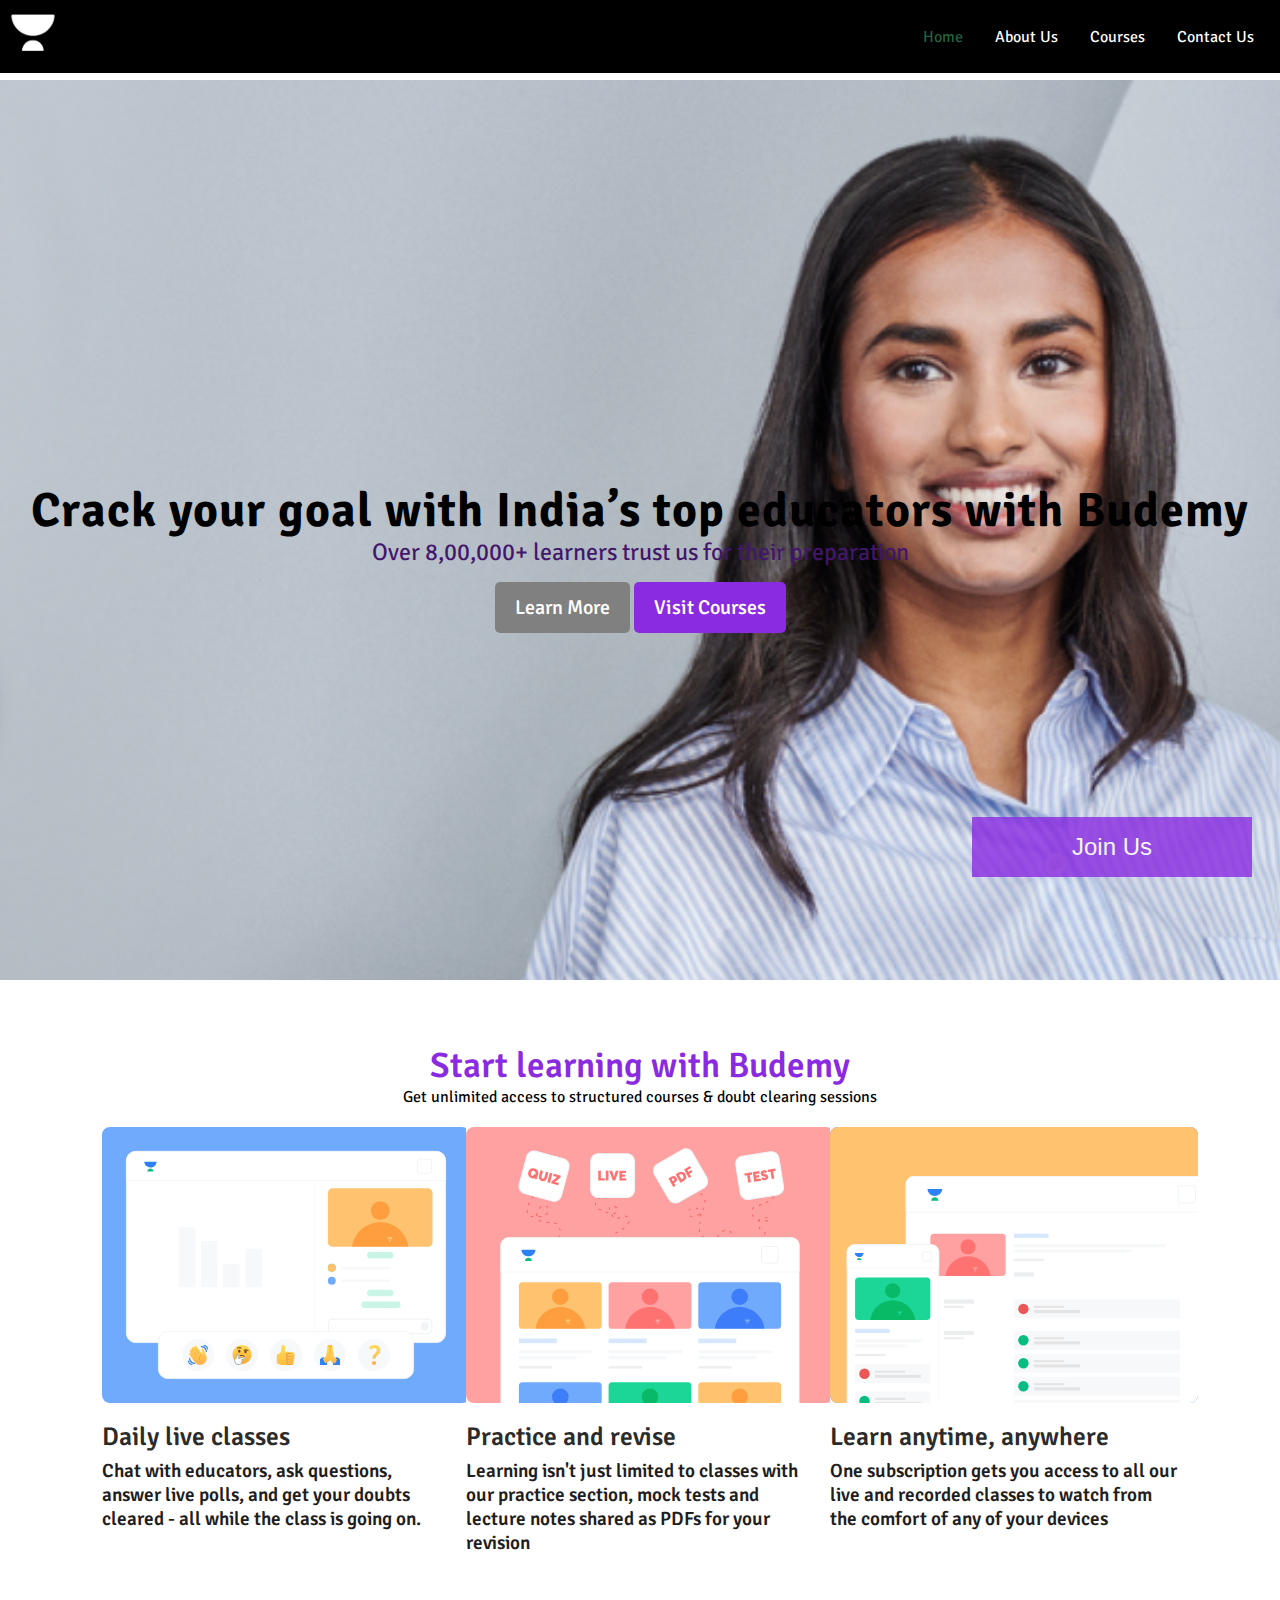
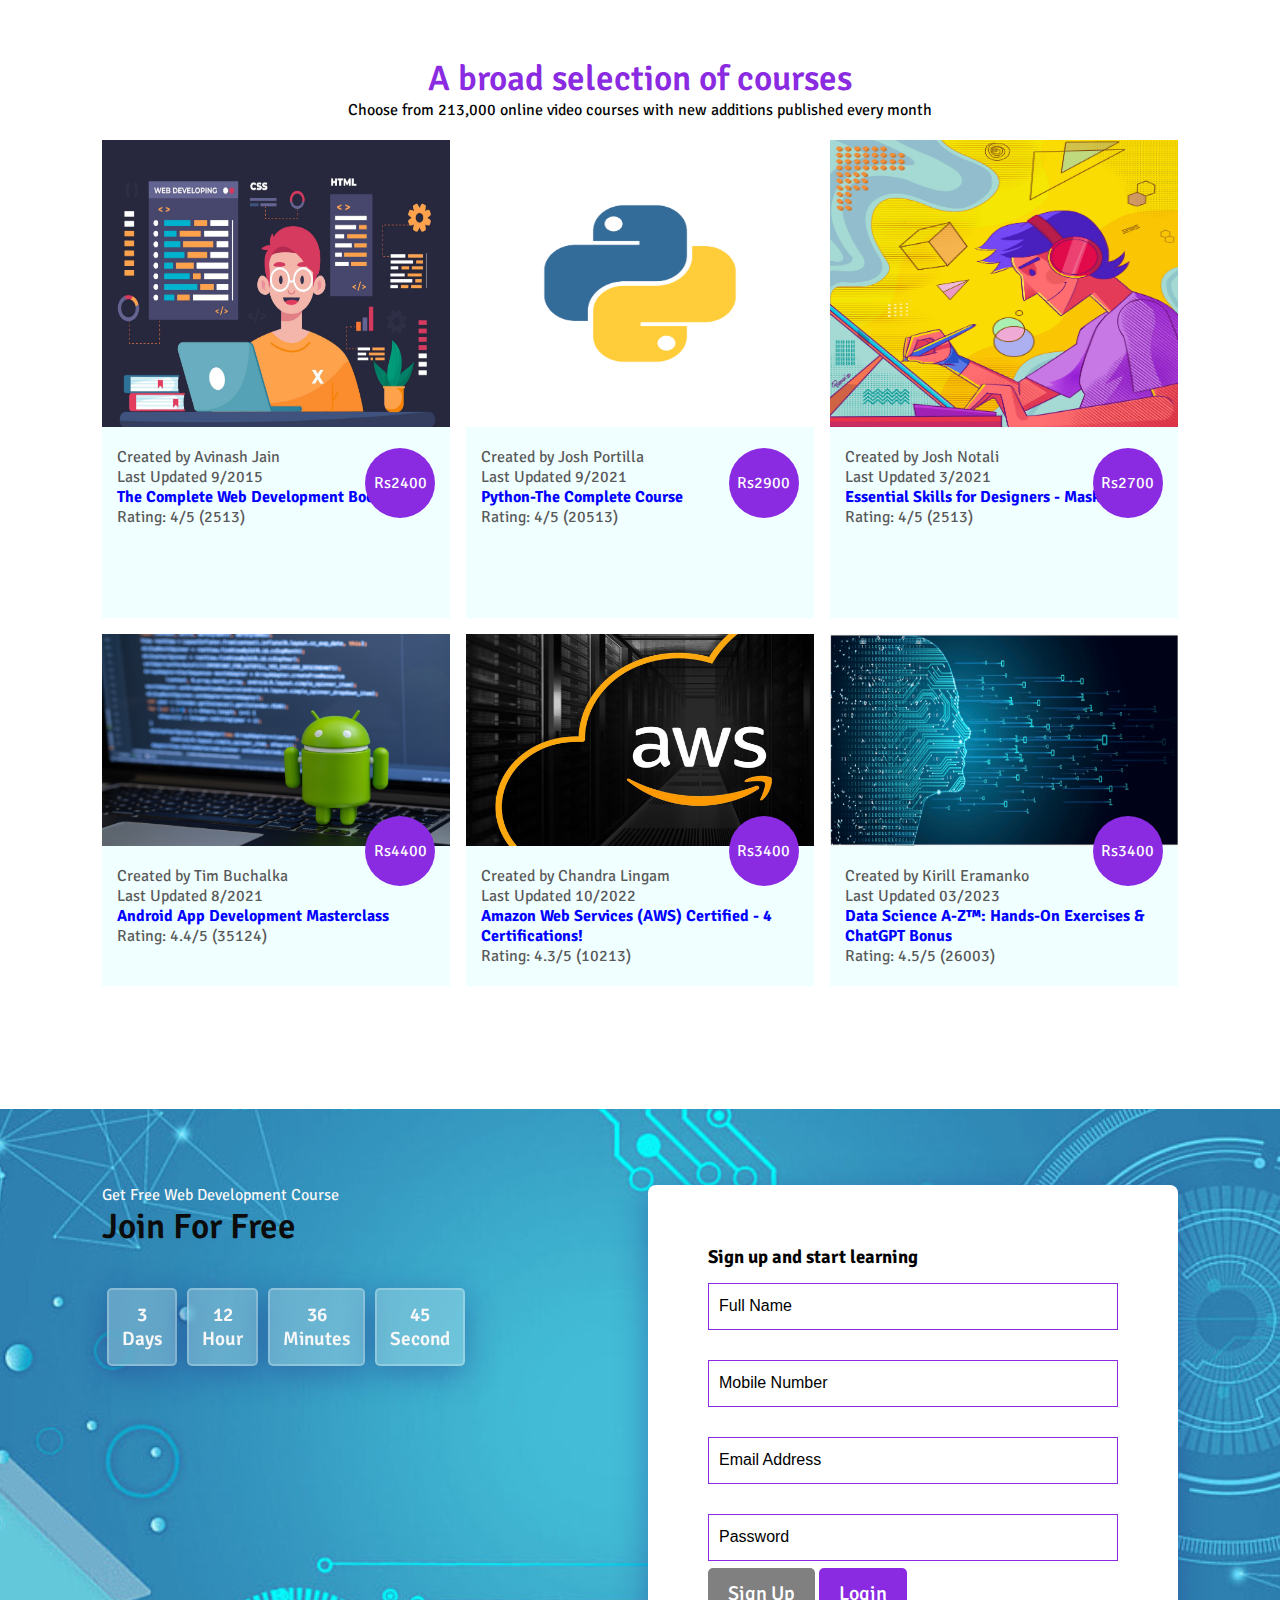
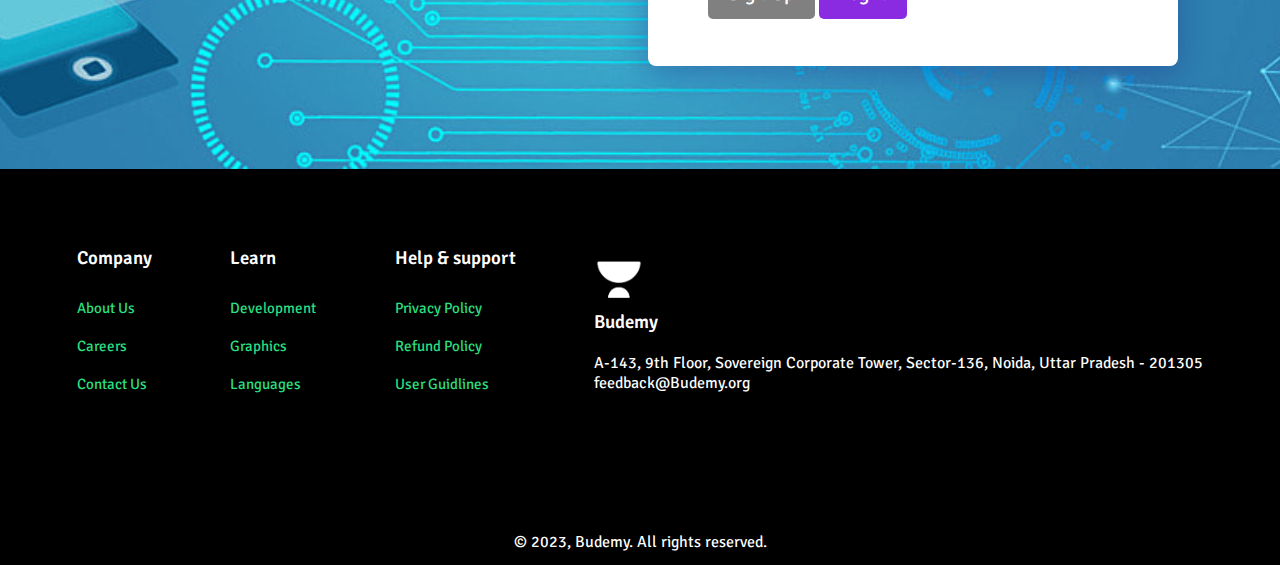
<file: index.html>
<!DOCTYPE html>
<html lang="en">

<head>
    <meta charset="UTF-8">
    <meta http-equiv="X-UA-Compatible" content="IE=edge">
    <meta name="viewport" content="width=device-width, initial-scale=1.0">
    <title>Budemy-India's Largest learning platform</title>
    <link rel="stylesheet" href="style.css">

</head>

<body>
    <nav class="navbar">

        <div class="brand-title"><img src="5.png" alt="" width="50px"></div>
        <a href="#" class="toggle-button">
            <span class="bar"></span>
            <span class="bar"></span>
            <span class="bar"></span>
        </a>


        <div class="navbar-links">
            <ul>

                <li><a class="active" href="index.html">Home</a></li>
                <li><a href="about.html">About Us</a></li>
                <li><a href="course.html">Courses</a></li>
                <li><a href="contact.html">Contact Us</a></li>

                <button class="open-button" onclick="openForm()">Join Us</button>

                <div class="form-popup" id="myForm">
                    <form action="/action_page.php" class="form-container">
                        <h1>Login</h1>

                        <label for="email"><b>Email</b></label>
                        <input type="text" placeholder="Enter Email" name="email" required>


                        <label for="psw"><b>Password</b></label>
                        <input type="password" placeholder="Enter Password" name="psw" required>

                        <button type="submit" class="btn">Login</button>
                        <button type="button" class="btn cancel" onclick="closeForm()">Close</button>
                    </form>
                </div>
            </ul>

        </div>
    </nav>
    <section id="home">
        <h2>Crack your goal with India’s top educators with Budemy</h2>
        <p>Over 8,00,000+ learners trust us for their preparation</p>
        <div class="btn">
            <a class="grey" href="#">Learn More</a>
            <a class="blue" href="#">Visit Courses</a>
        </div>
    </section>

    <section id="feature">
        <h1>Start learning with Budemy</h1>
        <p>Get unlimited access to structured courses & doubt clearing sessions</p>
        <div class="fea">
            <div class="fea-box">
                <img src="1.svg" alt="">
                <h3>Daily live classes</h3>
                <p>Chat with educators, ask questions, answer live polls, and get your doubts cleared - all while the
                    class is going on.</p>
            </div>
            <div class="fea-box">
                <img src="3.svg" alt="">
                <h3>Practice and revise</h3>
                <p>Learning isn't just limited to classes with our practice section, mock tests and lecture notes shared
                    as PDFs for your revision</p>
            </div>
            <div class="fea-box">
                <img src="4.svg" alt="">
                <h3>Learn anytime, anywhere</h3>
                <p>One subscription gets you access to all our live and recorded classes to watch from the comfort of
                    any of your devices</p>
            </div>
        </div>
    </section>
    <section id="course">
        <h1>A broad selection of courses</h1>
        <p>Choose from 213,000 online video courses with new additions published every month</p>
        <div class="corse-box">
            <div class="courses">
                <img src="1.jpg" alt="">
                <div class="details">
                    <span>Created by Avinash Jain</span>
                    <span>Last Updated 9/2015</span>
                    <h6>The Complete Web Development Bootcamp</h6>
                    <span>Rating: 4/5 (2513)</span>
                    <div class="cost">Rs2400</div>
                </div>
            </div>

            <div class="courses">
                <img src="3.png" alt="">
                <div class="details">
                    <span>Created by Josh Portilla</span>
                    <span>Last Updated 9/2021</span>
                    <h6>Python-The Complete Course</h6>
                    <span>Rating: 4/5 (20513)</span>
                    <div class="cost">Rs2900</div>
                </div>
            </div>

            <div class="courses">
                <img src="1.webp" alt="">
                <div class="details">
                    <span>Created by Josh Notali</span>
                    <span>Last Updated 3/2021</span>
                    <h6>Essential Skills for Designers - Masking </h6>
                    <span>Rating: 4/5 (2513)</span>
                    <div class="cost">Rs2700</div>
                </div>
            </div>

            <div class="courses">
                <img src="6.jpg" alt="">
                <div class="details">
                    <span>Created by Tim Buchalka</span>
                    <span>Last Updated 8/2021</span>
                    <h6>Android App Development Masterclass</h6>
                    <span>Rating: 4.4/5 (35124)</span>
                    <div class="cost">Rs4400</div>
                </div>
            </div>

            <div class="courses">
                <img src="7.png" alt="">
                <div class="details">
                    <span>Created by Chandra Lingam</span>
                    <span>Last Updated 10/2022</span>
                    <h6>Amazon Web Services (AWS) Certified - 4 Certifications! </h6>
                    <span>Rating: 4.3/5 (10213)</span>
                    <div class="cost">Rs3400</div>
                </div>
            </div>

            <div class="courses">
                <img src="8.jpg" alt="">
                <div class="details">
                    <span>Created by Kirill Eramanko</span>
                    <span>Last Updated 03/2023</span>
                    <h6>Data Science A-Z™: Hands-On Exercises & ChatGPT Bonus </h6>
                    <span>Rating: 4.5/5 (26003)</span>
                    <div class="cost">Rs3400</div>
                </div>
            </div>
        </div>
    </section>
    <section id="regist">
        <div class="remainder">
            <p>Get Free Web Development Course</p>
            <h1>Join For Free</h1>
            <div class="time">
                <div class="date">
                    3 <br> Days
                </div>
                <div class="date">
                    12 <br> Hour
                </div>
                <div class="date">
                    36 <br> Minutes
                </div>
                <div class="date">
                    45 <br> Second
                </div>
            </div>


        </div>
        <div class="forms">
            <h3>Sign up and start learning</h3>
            <input type="text" placeholder="Full Name">
            <input type="number" placeholder="Mobile Number">
            <input type="email" placeholder="Email Address">
            <input type="password" placeholder="Password">
            <div class="btn">
                <a class="grey" href="#">Sign Up</a>
                <a class="blue" href="#">Login</a>
            </div>
        </div>
    </section>
    <footer>
        <div class="fottable">
            <h3>Company</h3>
            <li>About Us</li>
            <li>Careers</li>
            <li>Contact Us</li>
        </div>
        <div class="fottable">
            <h3>Learn</h3>
            <li>Development</li>
            <li>Graphics</li>
            <li>Languages</li>
        </div>
        <div class="fottable">
            <h3>Help & support</h3>
            <li>Privacy Policy</li>
            <li>Refund Policy</li>
            <li>User Guidlines</li>
        </div>
        <div class="fottable">
            <img src="5.png" alt="" width="50px">
            <h3> Budemy</h3>
            <p>A-143, 9th Floor, Sovereign Corporate Tower,
                Sector-136, Noida, Uttar Pradesh - 201305</p>
            <p>feedback@Budemy.org</p>
        </div>

    </footer>
    <div class="copyright">
        <p>© 2023, Budemy. All rights reserved.
        </p>
    </div>
    <script>
        const toggleButton = document.getElementsByClassName('toggle-button')[0]
        const navbarLinks = document.getElementsByClassName('navbar-links')[0]

        toggleButton.addEventListener('click', () => {
            navbarLinks.classList.toggle('active')
        })

        function openForm() {
            document.getElementById("myForm").style.display = "block";
        }

        function closeForm() {
            document.getElementById("myForm").style.display = "none";
        }

    </script>
</body>

</html>
</file>
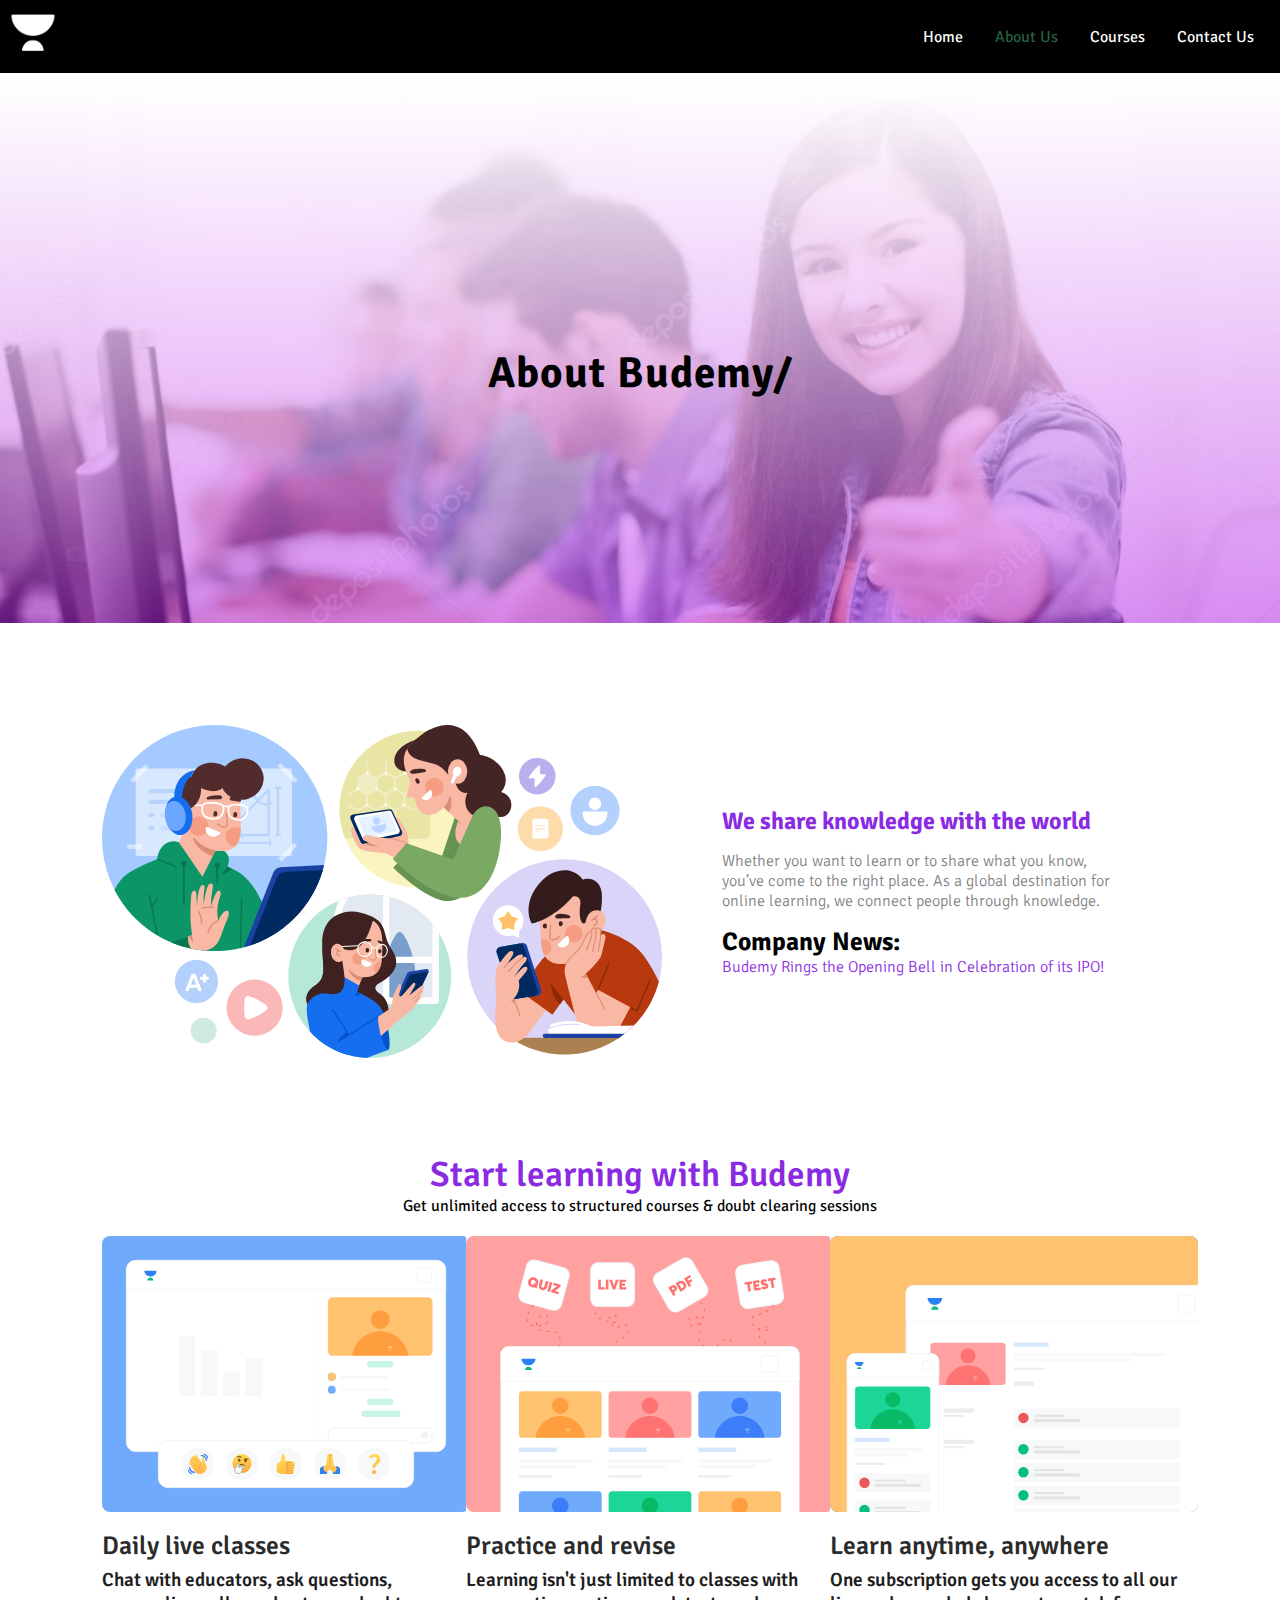
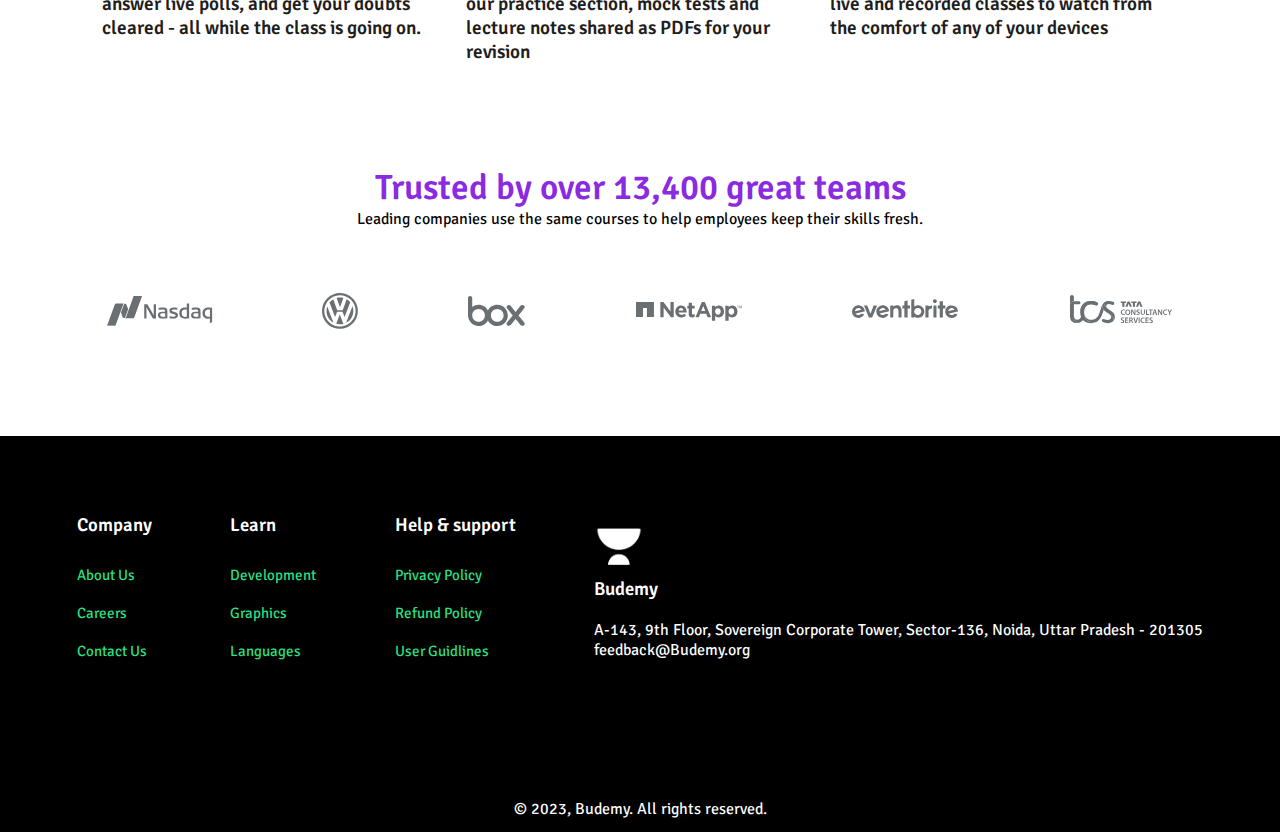
<file: about.html>
<!DOCTYPE html>
<html lang="en">
<head>
    <meta charset="UTF-8">
    <meta http-equiv="X-UA-Compatible" content="IE=edge">
    <meta name="viewport" content="width=device-width, initial-scale=1.0">
    <title>Budemy-India's Largest learning platform</title>
    <link rel="stylesheet" href="style.css">
    
    
</head>
<body>
    <div>
        <nav class="navbar">
            
            <div class="brand-title"><img src="5.png" alt="" width="50px"></div>
        <a href="#" class="toggle-button">
          <span class="bar"></span>
          <span class="bar"></span>
          <span class="bar"></span>
        </a>


            <div class="navbar-links">
                <ul>
                    
                    <li><a  href="index.html">Home</a></li>
                    <li><a class="active" href="about.html">About Us</a></li>
                    <li><a href="course.html">Courses</a></li>
                    <li><a href="contact.html">Contact Us</a></li>
                </ul>
                
            </div>
        </nav>
    </div>
        <section id="abouthome">
            <h2>About Budemy/</h2>
            
            
        </section>

        <section id="aboutcontainer">
            <div class="aboutimg">
                <img src="5.svg" alt="">
            </div>
            <div class="abouttext">
                <h2>We share knowledge with the world</h2>
                <p>Whether you want to learn or to share what you know, you’ve come to the right place. As a global destination for online learning, we connect people through knowledge.</p>
                <div class="ipo"><h4>Company News: </h4>
                <p>Budemy Rings the Opening Bell in Celebration of its IPO!</p></div>
            </div>
        </section>

        <section id="feature">
            <h1>Start learning with Budemy</h1>
            <p>Get unlimited access to structured courses & doubt clearing sessions</p>
            <div class="fea">
                <div class="fea-box">
                    <img src="1.svg" alt="">
                    <h3>Daily live classes</h3>
                    <p>Chat with educators, ask questions, answer live polls, and get your doubts cleared - all while the class is going on.</p>
                </div>
                <div class="fea-box">
                    <img src="3.svg" alt="">
                    <h3>Practice and revise</h3>
                    <p>Learning isn't just limited to classes with our practice section, mock tests and lecture notes shared as PDFs for your revision</p>
                </div>
                <div class="fea-box">
                    <img src="4.svg" alt="">
                    <h3>Learn anytime, anywhere</h3>
                    <p>One subscription gets you access to all our live and recorded classes to watch from the comfort of any of your devices</p>
                </div>
            </div>
        </section>

        <section id="trust">
            <h1>Trusted by over 13,400 great teams</h1>
            <p>Leading companies use the same courses to help employees keep their skills fresh.</p>
            <div class="trustimage">
                <img src="14.svg" alt="">
                <img src="15.svg" alt="">
                <img src="16.svg" alt="">
                <img src="17.svg" alt="">
                <img src="18.svg" alt="">
                <img src="19.svg" alt="">
                
            </div>
        </section>
        
        <footer>
            <div class="fottable">
                <h3>Company</h3>
                <li>About Us</li>
                <li>Careers</li>
                <li>Contact Us</li>
            </div>
            <div class="fottable">
                <h3>Learn</h3>
                <li>Development</li>
                <li>Graphics</li>
                <li>Languages</li>
            </div>
            <div class="fottable">
                <h3>Help & support</h3>
                <li>Privacy Policy</li>
                <li>Refund Policy</li>
                <li>User Guidlines</li>
            </div>
            <div class="fottable">
                <img src="5.png" alt="" width="50px"><h3> Budemy</h3>
                <p>A-143, 9th Floor, Sovereign Corporate Tower,
                    Sector-136, Noida, Uttar Pradesh - 201305</p>
                    <p>feedback@Budemy.org</p>
            </div>
            
        </footer>
        <div class="copyright"><p>© 2023, Budemy. All rights reserved.
        </p></div>
        <script>
           const toggleButton = document.getElementsByClassName('toggle-button')[0]
const navbarLinks = document.getElementsByClassName('navbar-links')[0]

toggleButton.addEventListener('click', () => {
  navbarLinks.classList.toggle('active')
})

        </script>
</body>
</html>
</file>
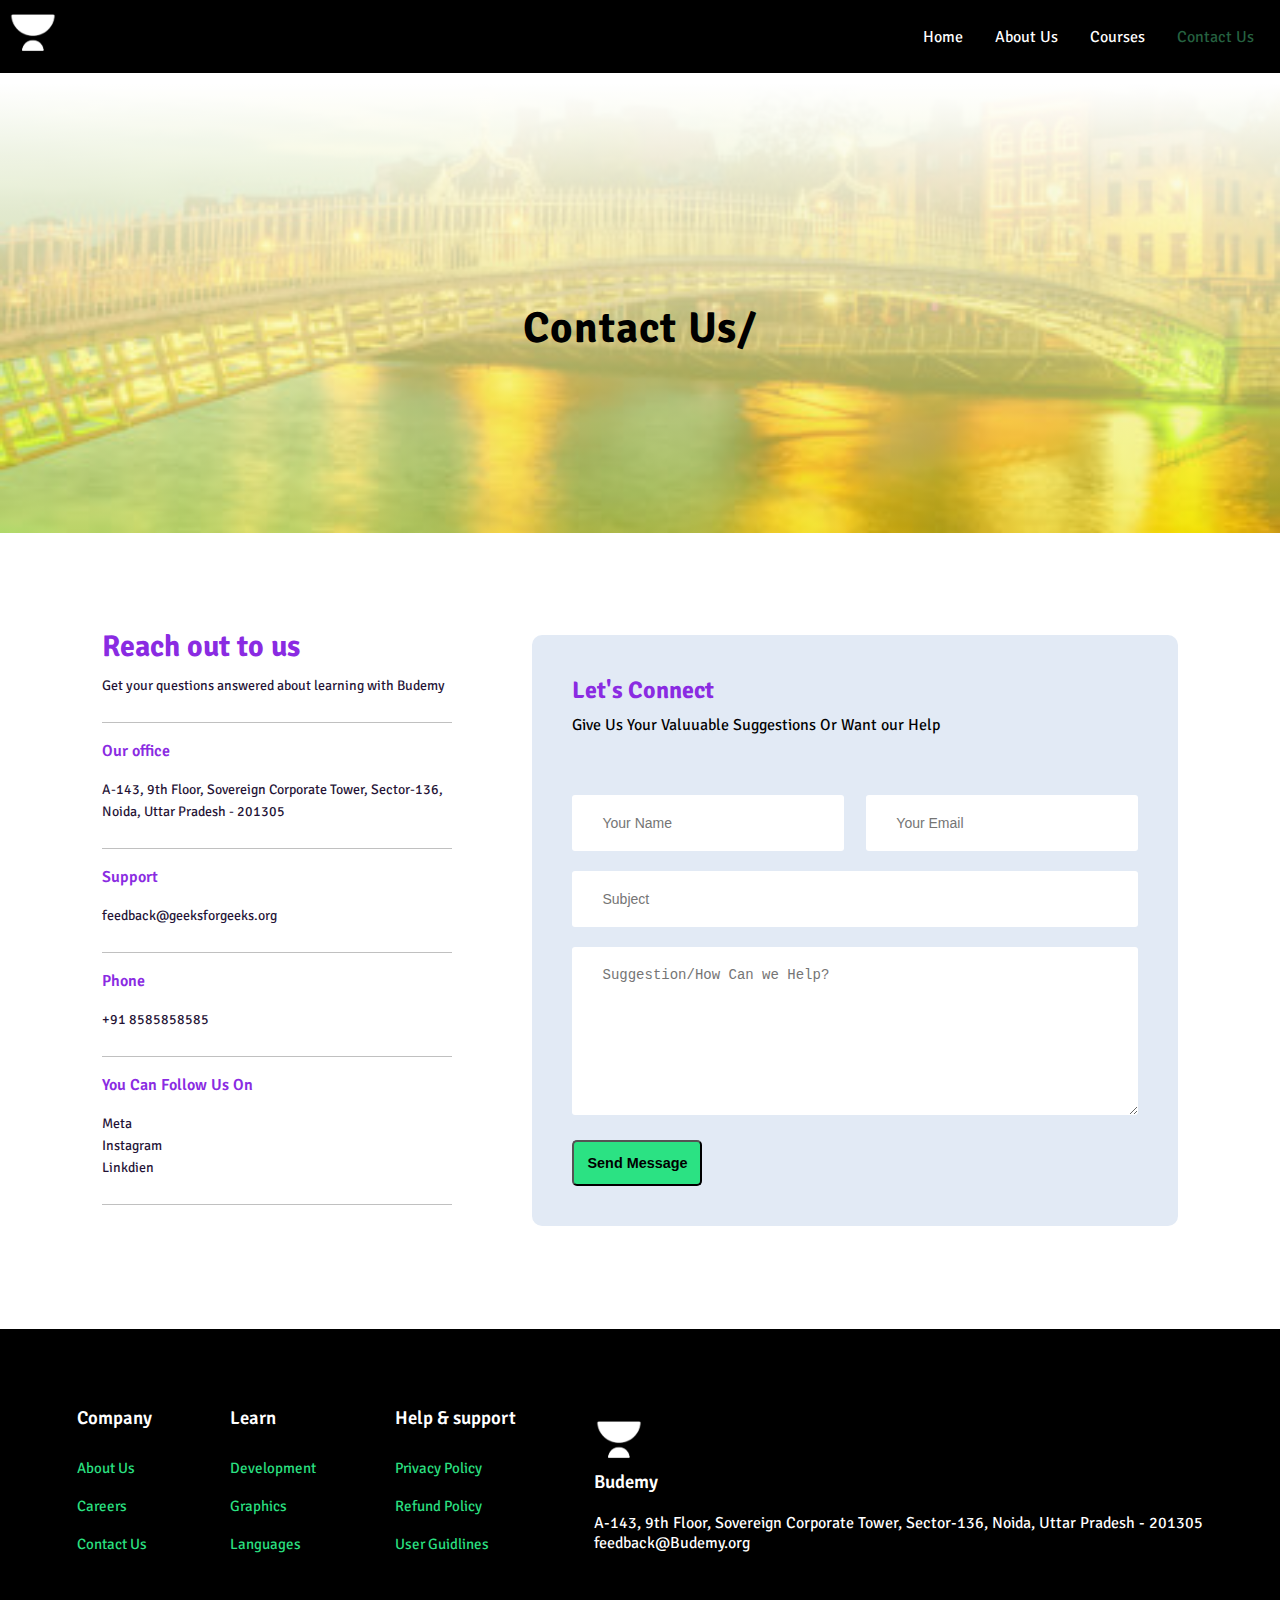
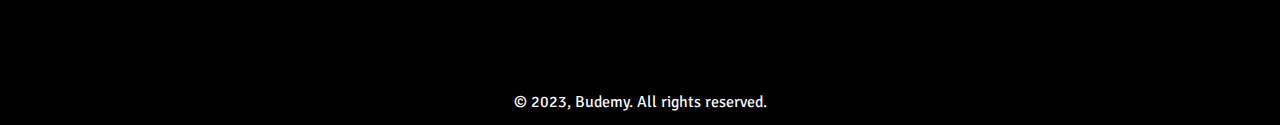
<file: contact.html>
<!DOCTYPE html>
<html lang="en">

<head>
    <meta charset="UTF-8">
    <meta http-equiv="X-UA-Compatible" content="IE=edge">
    <meta name="viewport" content="width=device-width, initial-scale=1.0">
    <title>Budemy-India's Largest learning platform</title>
    <link rel="stylesheet" href="style.css">


</head>

<body>
    <div>
        <nav class="navbar">

            <div class="brand-title"><img src="5.png" alt="" width="50px"></div>
            <a href="#" class="toggle-button">
                <span class="bar"></span>
                <span class="bar"></span>
                <span class="bar"></span>
            </a>


            <div class="navbar-links">
                <ul>

                    <li><a href="index.html">Home</a></li>
                    <li><a href="about.html">About Us</a></li>
                    <li><a href="course.html">Courses</a></li>
                    <li><a class="active" href="contact.html">Contact Us</a></li>
                </ul>

            </div>
        </nav>
    </div>
    <section id="aboutcontact">
        <h2>Contact Us/</h2>


    </section>
    <section id="contact">
        <div class="getin">
            <h2>Reach out to us</h2>
            <p>Get your questions answered about learning with Budemy</p>
        
        <div class="getindetail">
            <h3>Our office</h3>
            <div>
                <p>A-143, 9th Floor, Sovereign Corporate Tower, Sector-136, Noida, Uttar Pradesh - 201305</p>
            </div>
            <h3>Support</h3>
            <div>
                <p>feedback@geeksforgeeks.org</p>
            </div>
            <h3>Phone</h3>
            <div>
                <p>+91 8585858585</p>
            </div>
        </div>
            <h3>You Can Follow Us On</h3>
            <div class="follow1">
                <p>Meta <br> Instagram <br> Linkdien</p>
            </div>
        </div> </div>
        <div class="form">
            <h4>Let's Connect</h4>
            <p>Give Us Your Valuuable Suggestions Or Want our Help</p>
            <div class="formrow">
                <input type="text" placeholder="Your Name"name="" id="">
                <input type="text" placeholder="Your Email">
            </div>
            <div class="formcol">
                <input type="text" placeholder="Subject">
                <textarea name="" id="" cols="30" rows="8" placeholder="Suggestion/How Can we Help?"></textarea>
            </div>
            <div class="formcol">
                <button>Send Message</button>
            </div>
        </div>
    </section>


    <footer>
        <div class="fottable">
            <h3>Company</h3>
            <li>About Us</li>
            <li>Careers</li>
            <li>Contact Us</li>
        </div>
        <div class="fottable">
            <h3>Learn</h3>
            <li>Development</li>
            <li>Graphics</li>
            <li>Languages</li>
        </div>
        <div class="fottable">
            <h3>Help & support</h3>
            <li>Privacy Policy</li>
            <li>Refund Policy</li>
            <li>User Guidlines</li>
        </div>
        <div class="fottable">
            <img src="5.png" alt="" width="50px">
            <h3> Budemy</h3>
            <p>A-143, 9th Floor, Sovereign Corporate Tower,
                Sector-136, Noida, Uttar Pradesh - 201305</p>
            <p>feedback@Budemy.org</p>
        </div>

    </footer>
    <div class="copyright">
        <p>© 2023, Budemy. All rights reserved.
        </p>
    </div>
    <script>
        const toggleButton = document.getElementsByClassName('toggle-button')[0]
        const navbarLinks = document.getElementsByClassName('navbar-links')[0]

        toggleButton.addEventListener('click', () => {
            navbarLinks.classList.toggle('active')
        })

    </script>
</body>

</html>
</file>
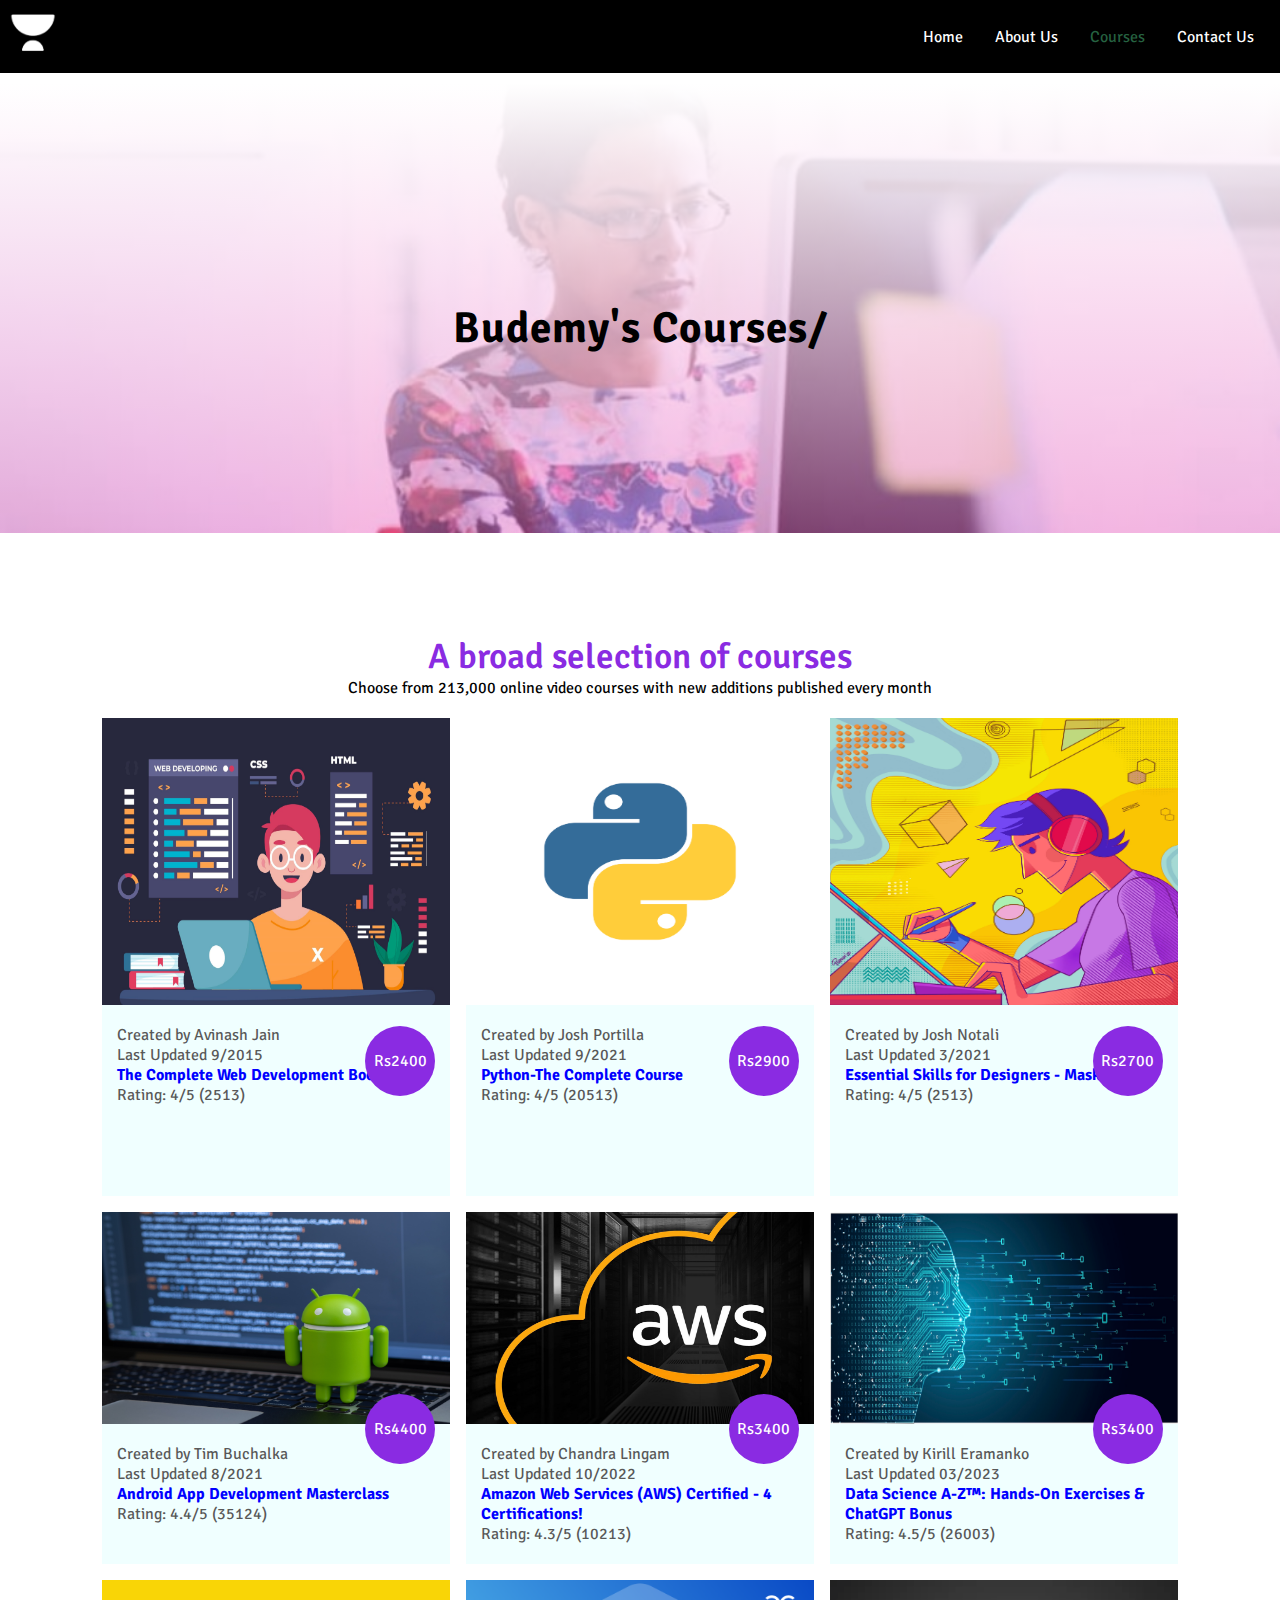
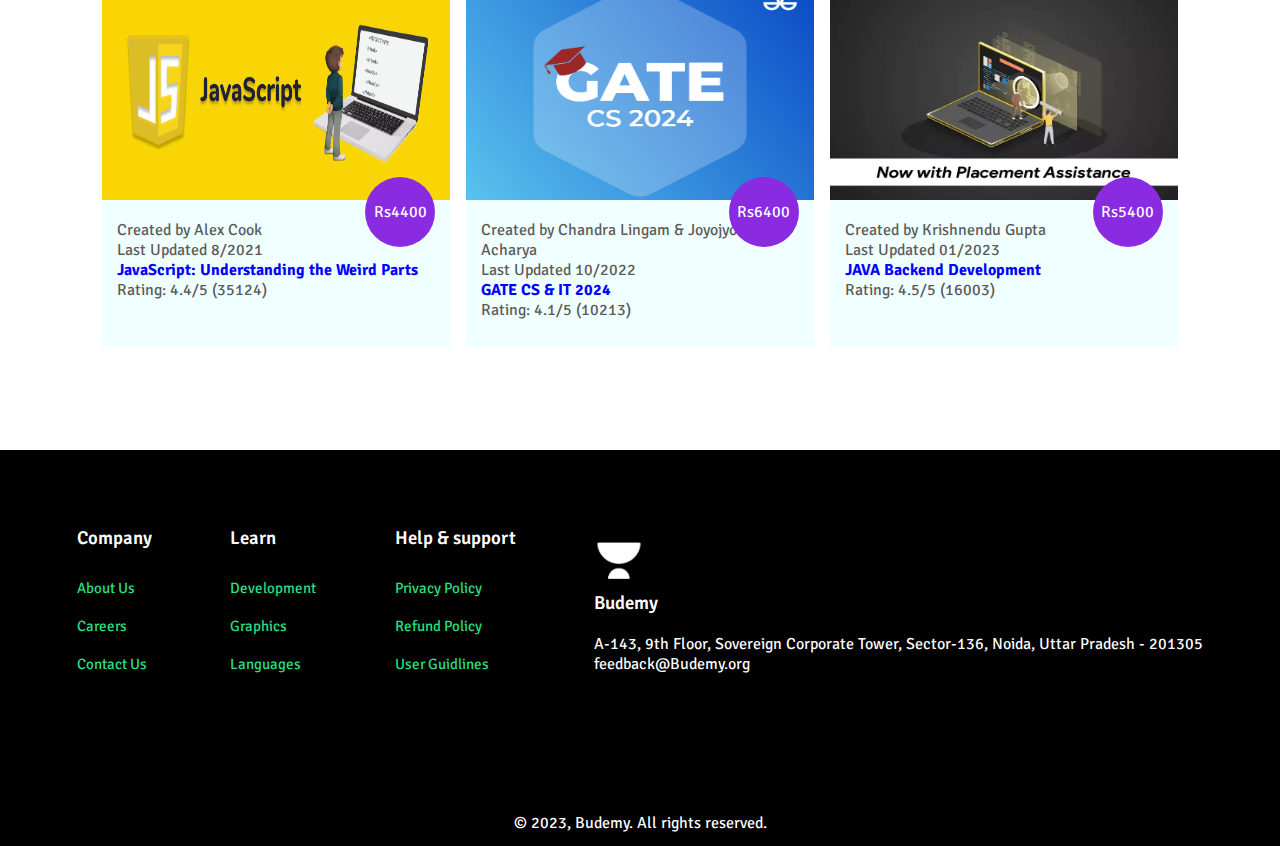
<file: course.html>
<!DOCTYPE html>
<html lang="en">
<head>
    <meta charset="UTF-8">
    <meta http-equiv="X-UA-Compatible" content="IE=edge">
    <meta name="viewport" content="width=device-width, initial-scale=1.0">
    <title>Budemy-India's Largest learning platform</title>
    <link rel="stylesheet" href="style.css">
    
    
</head>
<body>
    <div>
        <nav class="navbar">
            
            <div class="brand-title"><img src="5.png" alt="" width="50px"></div>
        <a href="#" class="toggle-button">
          <span class="bar"></span>
          <span class="bar"></span>
          <span class="bar"></span>
        </a>


            <div class="navbar-links">
                <ul>
                    
                    <li><a  href="index.html">Home</a></li>
                    <li><a href="about.html">About Us</a></li>
                    <li><a  class="active" href="course.html">Courses</a></li>
                    <li><a href="contact.html">Contact Us</a></li>
                </ul>
                
            </div>
        </nav>
    </div>
        <section id="coursehome">
            <h2>Budemy's Courses/</h2>
            
            
        </section>
        <section id="course">
            <h1>A broad selection of courses</h1>
            <p>Choose from 213,000 online video courses with new additions published every month</p>
            <div class="corse-box">
                <div onclick="window.location.href='courseinner1.html';"class="courses">
                    <img src="1.jpg" alt="">
                    <div class="details">
                        <span>Created by Avinash Jain</span>
                        <span>Last Updated 9/2015</span>
                        <h6>The Complete Web Development Bootcamp</h6>
                        <span>Rating: 4/5 (2513)</span>
                        <div class="cost">Rs2400</div>
                    </div>
                </div>

                <div onclick="window.location.href='courseinner2.html';" class="courses">
                    <img src="3.png" alt="">
                    <div class="details">
                        <span>Created by Josh Portilla</span>
                        <span>Last Updated 9/2021</span>
                        <h6>Python-The Complete Course</h6>
                        <span>Rating: 4/5 (20513)</span>
                        <div class="cost">Rs2900</div>
                    </div>
                </div>

                <div onclick="window.location.href='courseinner3.html';" class="courses">
                    <img src="1.webp" alt="">
                    <div class="details">
                        <span>Created by Josh Notali</span>
                        <span>Last Updated 3/2021</span>
                        <h6>Essential Skills for Designers - Masking </h6>
                        <span>Rating: 4/5 (2513)</span>
                        <div class="cost">Rs2700</div>
                    </div>
                </div>

                <div onclick="window.location.href='courseinner4.html';" class="courses">
                    <img src="6.jpg" alt="">
                    <div class="details">
                        <span>Created by Tim Buchalka</span>
                        <span>Last Updated 8/2021</span>
                        <h6>Android App Development Masterclass</h6>
                        <span>Rating: 4.4/5 (35124)</span>
                        <div class="cost">Rs4400</div>
                    </div>
                </div>

                <div onclick="window.location.href='courseinner5.html';"class="courses">
                    <img src="7.png" alt="">
                    <div class="details">
                        <span>Created by Chandra Lingam</span>
                        <span>Last Updated 10/2022</span>
                        <h6>Amazon Web Services (AWS) Certified - 4 Certifications! </h6>
                        <span>Rating: 4.3/5 (10213)</span>
                        <div class="cost">Rs3400</div>
                    </div>
                </div>

                <div onclick="window.location.href='courseinner6.html';" class="courses">
                    <img src="8.jpg" alt="">
                    <div class="details">
                        <span>Created by Kirill Eramanko</span>
                        <span>Last Updated 03/2023</span>
                        <h6>Data Science A-Z™: Hands-On Exercises & ChatGPT Bonus </h6>
                        <span>Rating: 4.5/5 (26003)</span>
                        <div class="cost">Rs3400</div>
                    </div>
                </div>
                <div onclick="window.location.href='courseinner7.html';" class="courses">
                    <img src="2.webp" alt="">
                    <div class="details">
                        <span>Created by Alex Cook</span>
                        <span>Last Updated 8/2021</span>
                        <h6>JavaScript: Understanding the Weird Parts</h6>
                        <span>Rating: 4.4/5 (35124)</span>
                        <div class="cost">Rs4400</div>
                    </div>
                </div>

                <div onclick="window.location.href='courseinner8.html';" class="courses">
                    <img src="17.png" alt="">
                    <div class="details">
                        <span>Created by Chandra Lingam & Joyojyoti Acharya</span>
                        <span>Last Updated 10/2022</span>
                        <h6>GATE CS & IT 2024 </h6>
                        <span>Rating: 4.1/5 (10213)</span>
                        <div class="cost">Rs6400</div>
                    </div>
                </div>

                <div onclick="window.location.href='courseinner9.html';" class="courses">
                    <img src="16.png" alt="">
                    <div class="details">
                        <span>Created by Krishnendu Gupta</span>
                        <span>Last Updated 01/2023</span>
                        <h6>JAVA Backend Development </h6>
                        <span>Rating: 4.5/5 (16003)</span>
                        <div class="cost">Rs5400</div>
                    </div>
                </div>

            </div>
        </section>
        
        <footer>
            <div class="fottable">
                <h3>Company</h3>
                <li>About Us</li>
                <li>Careers</li>
                <li>Contact Us</li>
            </div>
            <div class="fottable">
                <h3>Learn</h3>
                <li>Development</li>
                <li>Graphics</li>
                <li>Languages</li>
            </div>
            <div class="fottable">
                <h3>Help & support</h3>
                <li>Privacy Policy</li>
                <li>Refund Policy</li>
                <li>User Guidlines</li>
            </div>
            <div class="fottable">
                <img src="5.png" alt="" width="50px"><h3> Budemy</h3>
                <p>A-143, 9th Floor, Sovereign Corporate Tower,
                    Sector-136, Noida, Uttar Pradesh - 201305</p>
                    <p>feedback@Budemy.org</p>
            </div>
            
        </footer>
        <div class="copyright"><p>© 2023, Budemy. All rights reserved.
        </p></div>
        <script>
           const toggleButton = document.getElementsByClassName('toggle-button')[0]
const navbarLinks = document.getElementsByClassName('navbar-links')[0]

toggleButton.addEventListener('click', () => {
  navbarLinks.classList.toggle('active')
})

        </script>
</body>
</html>
</file>
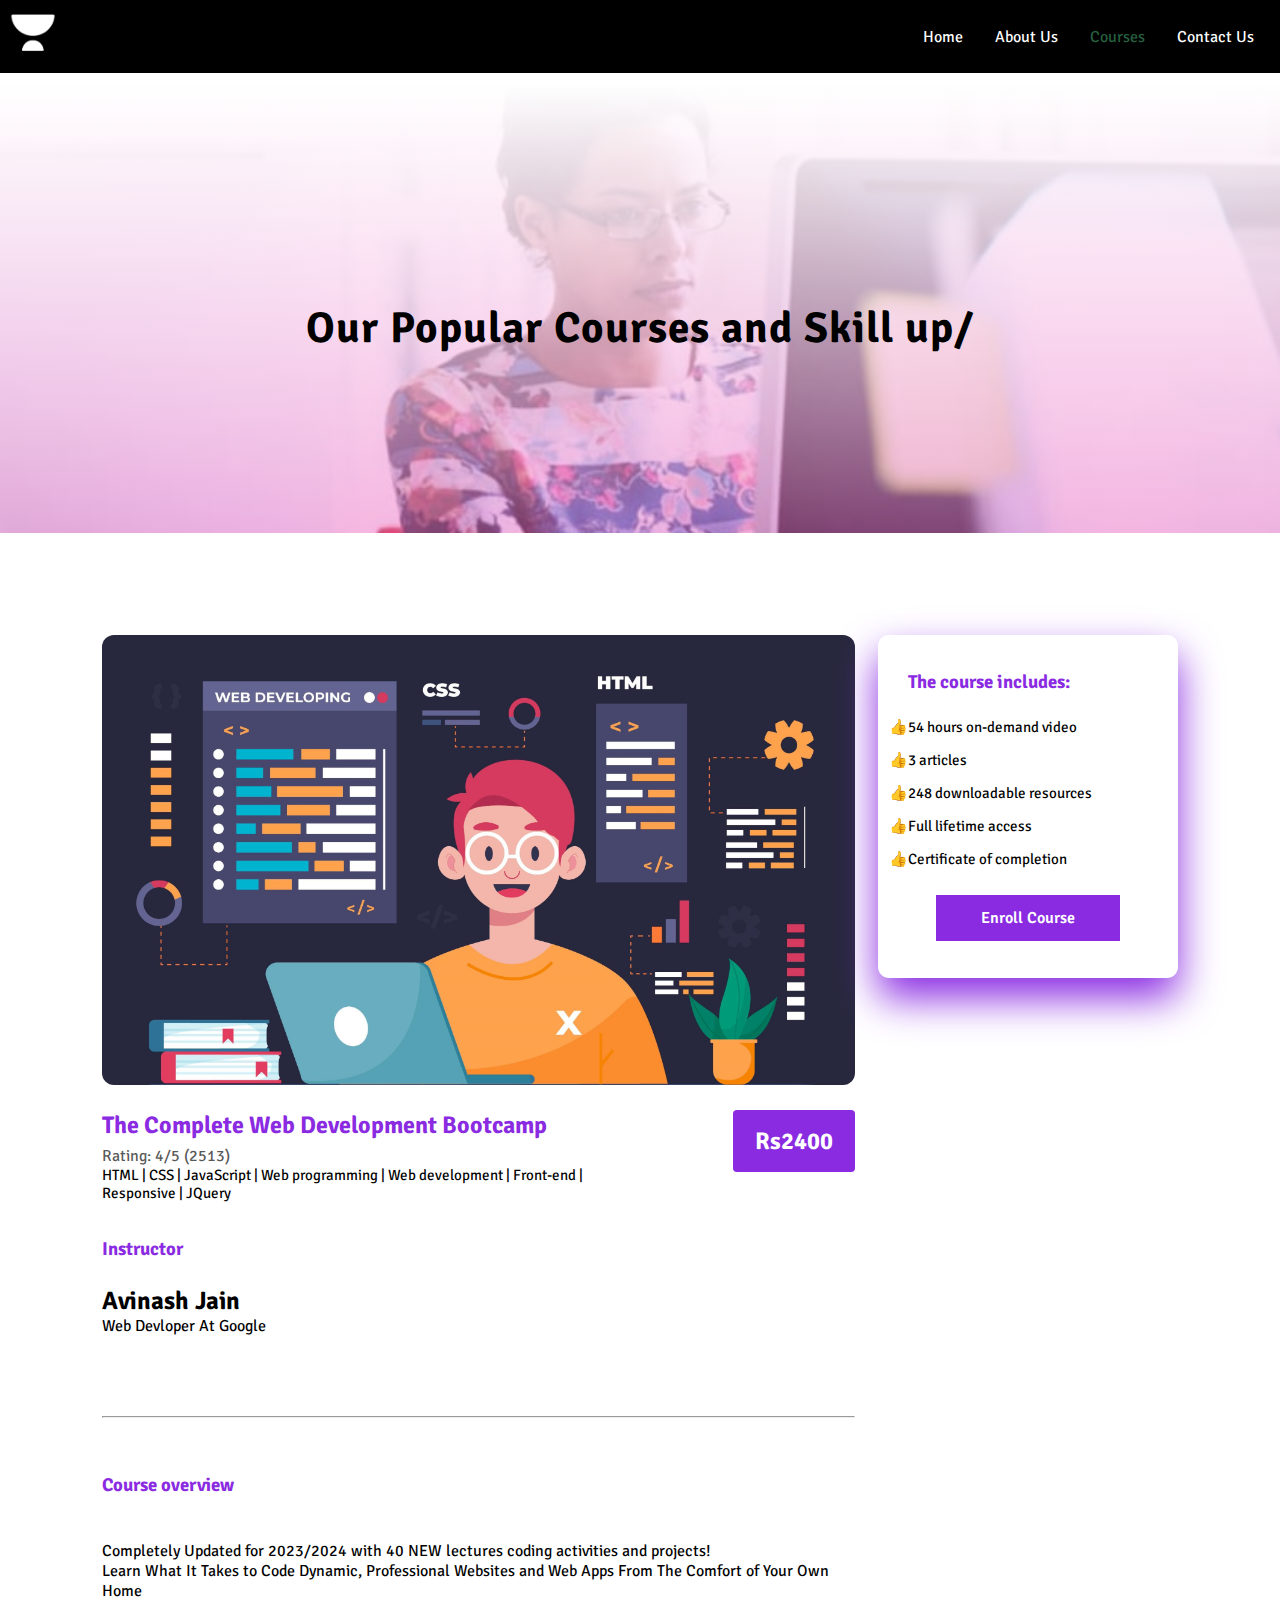
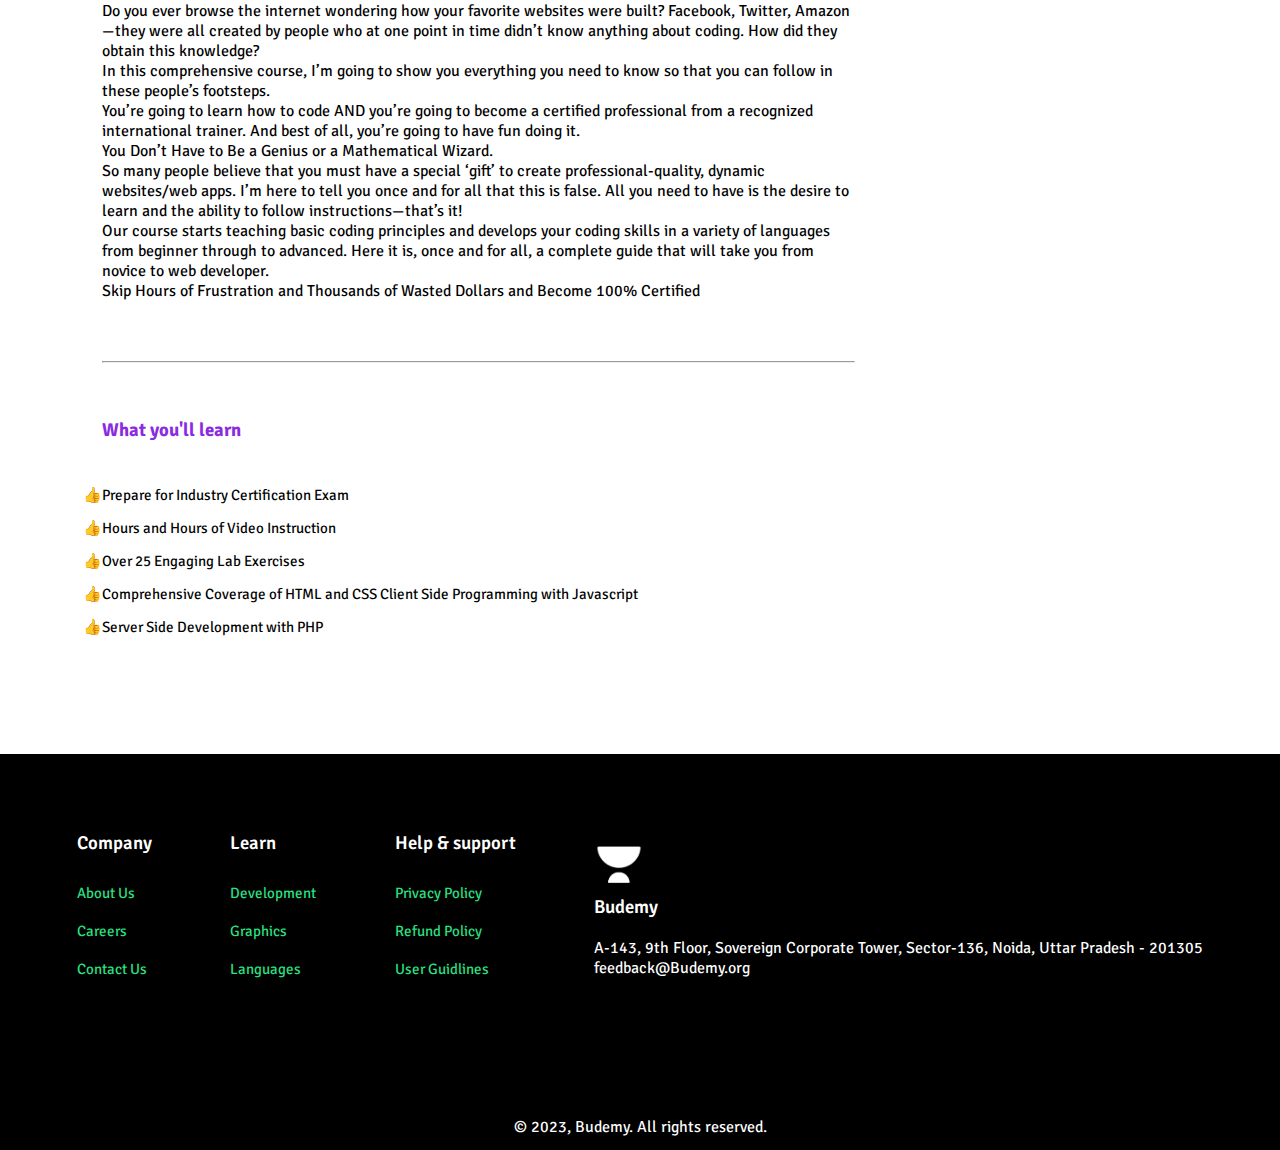
<file: courseinner1.html>
<!DOCTYPE html>
<html lang="en">
<head>
    <meta charset="UTF-8">
    <meta http-equiv="X-UA-Compatible" content="IE=edge">
    <meta name="viewport" content="width=device-width, initial-scale=1.0">
    <title>Budemy-India's Largest learning platform</title>
    <link rel="stylesheet" href="style.css">
    
    
</head>
<body>
    <div>
        <nav class="navbar">
            
            <div class="brand-title"><img src="5.png" alt="" width="50px"></div>
        <a href="#" class="toggle-button">
          <span class="bar"></span>
          <span class="bar"></span>
          <span class="bar"></span>
        </a>


            <div class="navbar-links">
                <ul>
                    
                    <li><a  href="index.html">Home</a></li>
                    <li><a href="about.html">About Us</a></li>
                    <li><a  class="active" href="course.html">Courses</a></li>
                    <li><a href="contact.html">Contact Us</a></li>
                </ul>
                
            </div>
        </nav>
    </div>
        <section id="coursehome">
            <h2>Our Popular Courses and Skill up/</h2>
        </section>
        <section id="courseinner">
            <div class="overview">
                
                <img class="courseimg" src="1.jpg" alt=""> 
                <div class="coursehead">
                    <div class="cname">
                        <h2>The Complete Web Development Bootcamp</h2>
                        <span>Rating: 4/5 (2513)</span>
                        <p>HTML | CSS | JavaScript | Web programming | Web development | Front-end | Responsive | JQuery</p>
                    </div>
                    <span class="price"> Rs2400</span>
                </div>
                <h3>Instructor</h3>
                <div class="tutor">
                    <div class="tutdetail">
                        <h5>Avinash Jain</h5>
                        <p>Web Devloper At Google</p>
                    </div>
                </div>
                <br> <br>
                <hr> <br>
                <h3>Course overview</h3> <br> 
                <p>Completely Updated for 2023/2024 with 40 NEW lectures coding activities and projects! <br>

                    Learn What It Takes to Code Dynamic, Professional Websites and Web Apps From The Comfort of Your Own Home <br>
                    
                    Do you ever browse the internet wondering how your favorite websites were built? Facebook, Twitter, Amazon—they were all created by people who at one point in time didn’t know anything about coding. How did they obtain this knowledge? <br>
                    
                    In this comprehensive course, I’m going to show you everything you need to know so that you can follow in these people’s footsteps. <br>
                    
                    You’re going to learn how to code AND you’re going to become a certified professional from a recognized international trainer. And best of all, you’re going to have fun doing it. <br>
                    
                    You Don’t Have to Be a Genius or a Mathematical Wizard. <br>
                    
                    So many people believe that you must have a special ‘gift’ to create professional-quality, dynamic websites/web apps. I’m here to tell you once and for all that this is false. All you need to have is the desire to learn and the ability to follow instructions—that’s it! <br>
                    
                    Our course starts teaching basic coding principles and develops your coding skills in a variety of languages from beginner through to advanced. Here it is, once and for all, a complete guide that will take you from novice to web developer. <br>
                    
                    Skip Hours of Frustration and Thousands of Wasted Dollars and Become 100% Certified <br> </p> <br> <hr> <br>
                    <h3>What you'll learn</h3> <br>
                    <div class="learn">
                        <li >Prepare for Industry Certification Exam</li>
                        <li>Hours and Hours of Video Instruction</li>
                        <li>Over 25 Engaging Lab Exercises</li>
                        <li>Comprehensive Coverage of HTML and CSS
                            Client Side Programming with Javascript</li>
                        <li> Server Side Development with PHP</li>    
                    </div>
            </div>
            <div class="enroll">
                <h3>The course includes:</h3>
                <li>54 hours on-demand video</li>
                <li>3 articles</li>
                <li>248 downloadable resources</li>
                <li>Full lifetime access</li>
                <li>Certificate of completion</li>
                <div class="enrollbtn">
                    <a href="#" class="blue">Enroll Course</a>
                </div>
            </div>
        </section>
        
        
        <footer>
            <div class="fottable">
                <h3>Company</h3>
                <li>About Us</li>
                <li>Careers</li>
                <li>Contact Us</li>
            </div>
            <div class="fottable">
                <h3>Learn</h3>
                <li>Development</li>
                <li>Graphics</li>
                <li>Languages</li>
            </div>
            <div class="fottable">
                <h3>Help & support</h3>
                <li>Privacy Policy</li>
                <li>Refund Policy</li>
                <li>User Guidlines</li>
            </div>
            <div class="fottable">
                <img src="5.png" alt="" width="50px"><h3> Budemy</h3>
                <p>A-143, 9th Floor, Sovereign Corporate Tower,
                    Sector-136, Noida, Uttar Pradesh - 201305</p>
                    <p>feedback@Budemy.org</p>
            </div>
            
        </footer>
        <div class="copyright"><p>© 2023, Budemy. All rights reserved.
        </p></div>
        <script>
           const toggleButton = document.getElementsByClassName('toggle-button')[0]
const navbarLinks = document.getElementsByClassName('navbar-links')[0]

toggleButton.addEventListener('click', () => {
  navbarLinks.classList.toggle('active')
})

        </script>
</body>
</html>
</file>
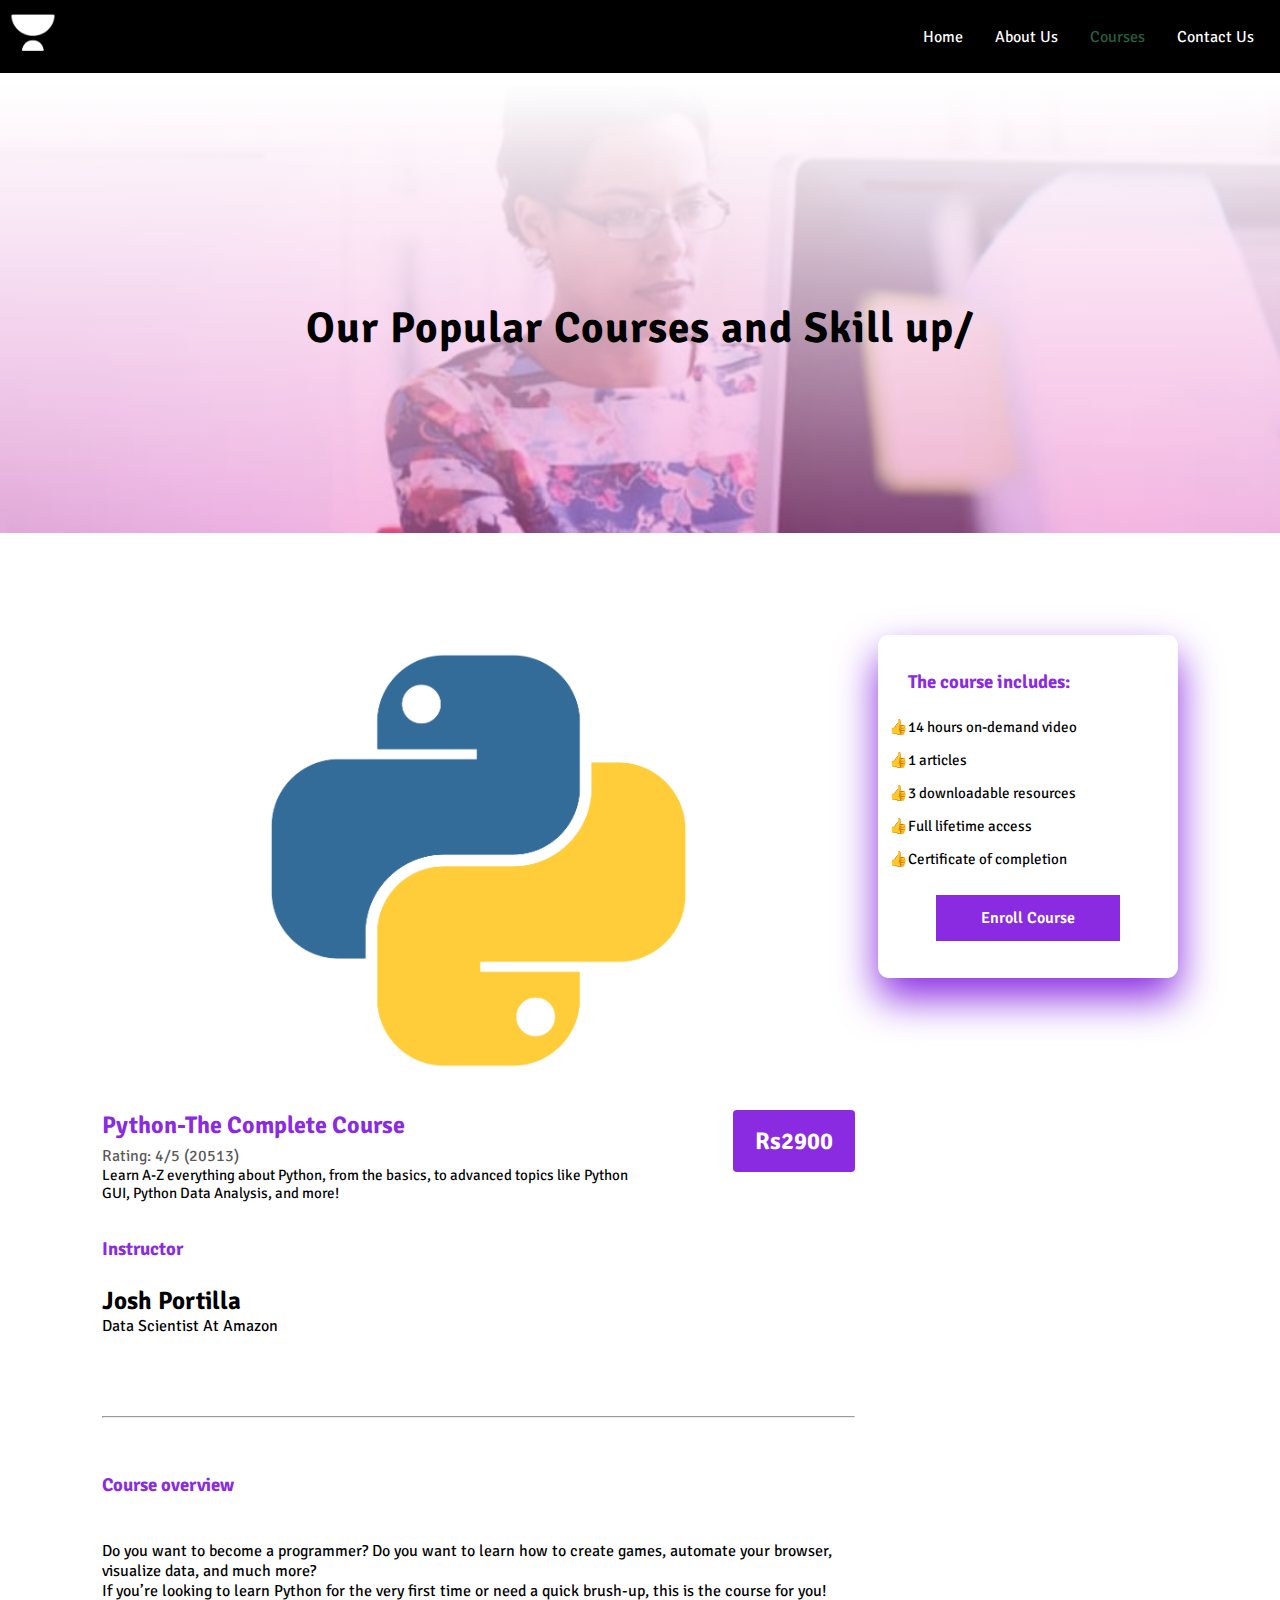
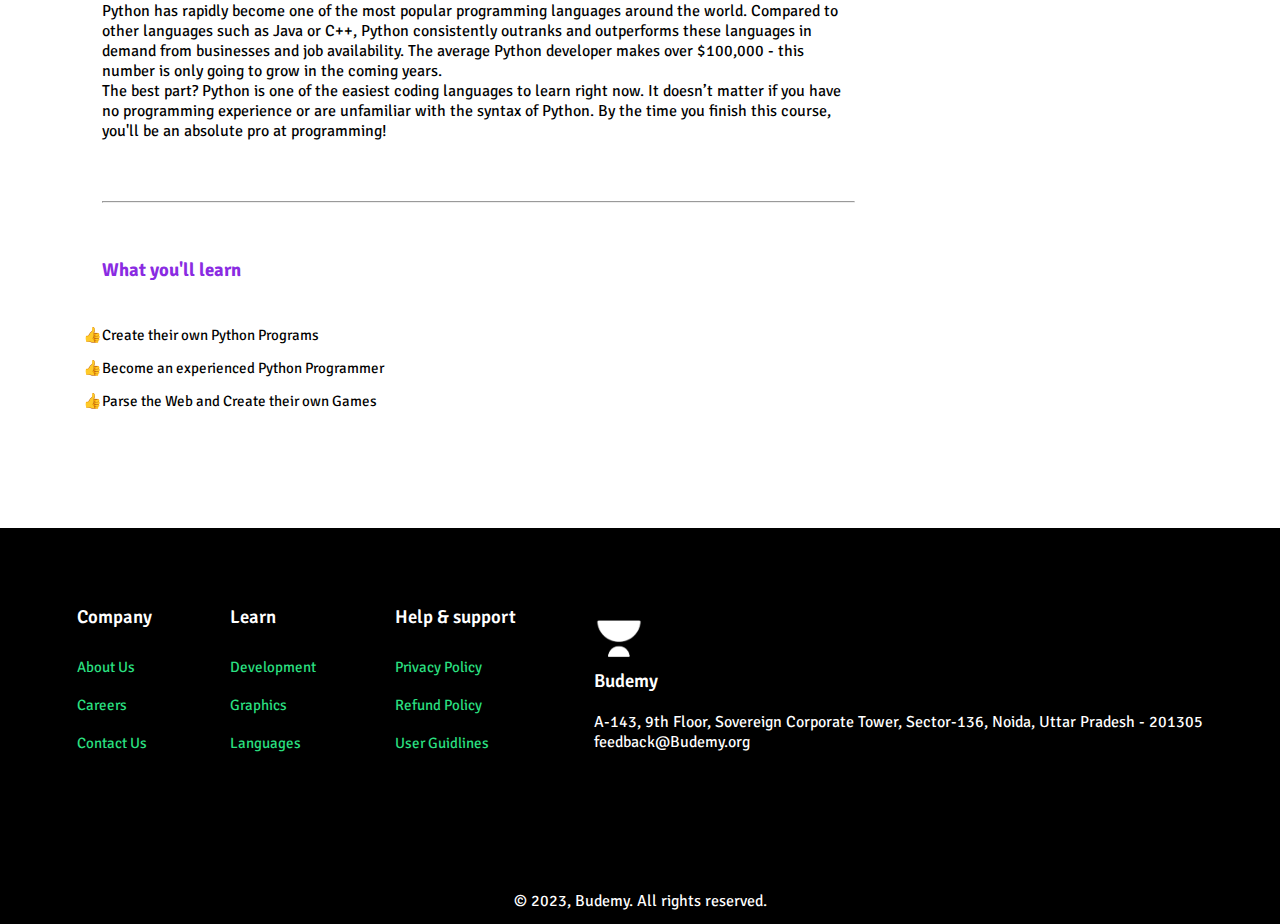
<file: courseinner2.html>
<!DOCTYPE html>
<html lang="en">
<head>
    <meta charset="UTF-8">
    <meta http-equiv="X-UA-Compatible" content="IE=edge">
    <meta name="viewport" content="width=device-width, initial-scale=1.0">
    <title>Budemy-India's Largest learning platform</title>
    <link rel="stylesheet" href="style.css">
    
    
</head>
<body>
    <div>
        <nav class="navbar">
            
            <div class="brand-title"><img src="5.png" alt="" width="50px"></div>
        <a href="#" class="toggle-button">
          <span class="bar"></span>
          <span class="bar"></span>
          <span class="bar"></span>
        </a>


            <div class="navbar-links">
                <ul>
                    
                    <li><a  href="index.html">Home</a></li>
                    <li><a href="about.html">About Us</a></li>
                    <li><a  class="active" href="course.html">Courses</a></li>
                    <li><a href="contact.html">Contact Us</a></li>
                </ul>
                
            </div>
        </nav>
    </div>
        <section id="coursehome">
            <h2>Our Popular Courses and Skill up/</h2>
        </section>
        <section id="courseinner">
            <div class="overview">
                
                <img class="courseimg" src="3.png" alt=""> 
                <div class="coursehead">
                    <div class="cname">
                        <h2>Python-The Complete Course</h2>
                        <span>Rating: 4/5 (20513)</span>
                        <p>Learn A-Z everything about Python, from the basics, to advanced topics like Python GUI, Python Data Analysis, and more!</p>
                    </div>
                    <span class="price"> Rs2900</span>
                </div>
                <h3>Instructor</h3>
                <div class="tutor">
                    <div class="tutdetail">
                        <h5>Josh Portilla</h5>
                        <p>Data Scientist At Amazon</p>
                    </div>
                </div>
                <br> <br>
                <hr> <br>
                <h3>Course overview</h3> <br> 
                <p>Do you want to become a programmer? Do you want to learn how to create games, automate your browser, visualize data, and much more? <br>

                    If you’re looking to learn Python for the very first time or need a quick brush-up, this is the course for you! <br>
                    
                    Python has rapidly become one of the most popular programming languages around the world. Compared to other languages such as Java or C++, Python consistently outranks and outperforms these languages in demand from businesses and job availability. The average Python developer makes over $100,000 - this number is only going to grow in the coming years. <br>
                    
                    The best part? Python is one of the easiest coding languages to learn right now. It doesn’t matter if you have no programming experience or are unfamiliar with the syntax of Python. By the time you finish this course, you'll be an absolute pro at programming! <br> </p> <br> <hr> <br>
                    <h3>What you'll learn</h3> <br>
                    <div class="learn">
                        <li >Create their own Python Programs</li>
                        <li>Become an experienced Python Programmer</li>
                        <li>Parse the Web and Create their own Games</li>
                        
                    </div>
            </div>
            <div class="enroll">
                <h3>The course includes:</h3>
                <li>14 hours on-demand video</li>
                <li>1 articles</li>
                <li>3 downloadable resources</li>
                <li>Full lifetime access</li>
                <li>Certificate of completion</li>
                <div class="enrollbtn">
                    <a href="#" class="blue">Enroll Course</a>
                </div>
            </div>
        </section>
        
        
        <footer>
            <div class="fottable">
                <h3>Company</h3>
                <li>About Us</li>
                <li>Careers</li>
                <li>Contact Us</li>
            </div>
            <div class="fottable">
                <h3>Learn</h3>
                <li>Development</li>
                <li>Graphics</li>
                <li>Languages</li>
            </div>
            <div class="fottable">
                <h3>Help & support</h3>
                <li>Privacy Policy</li>
                <li>Refund Policy</li>
                <li>User Guidlines</li>
            </div>
            <div class="fottable">
                <img src="5.png" alt="" width="50px"><h3> Budemy</h3>
                <p>A-143, 9th Floor, Sovereign Corporate Tower,
                    Sector-136, Noida, Uttar Pradesh - 201305</p>
                    <p>feedback@Budemy.org</p>
            </div>
            
        </footer>
        <div class="copyright"><p>© 2023, Budemy. All rights reserved.
        </p></div>
        <script>
           const toggleButton = document.getElementsByClassName('toggle-button')[0]
const navbarLinks = document.getElementsByClassName('navbar-links')[0]

toggleButton.addEventListener('click', () => {
  navbarLinks.classList.toggle('active')
})

        </script>
</body>
</html>
</file>
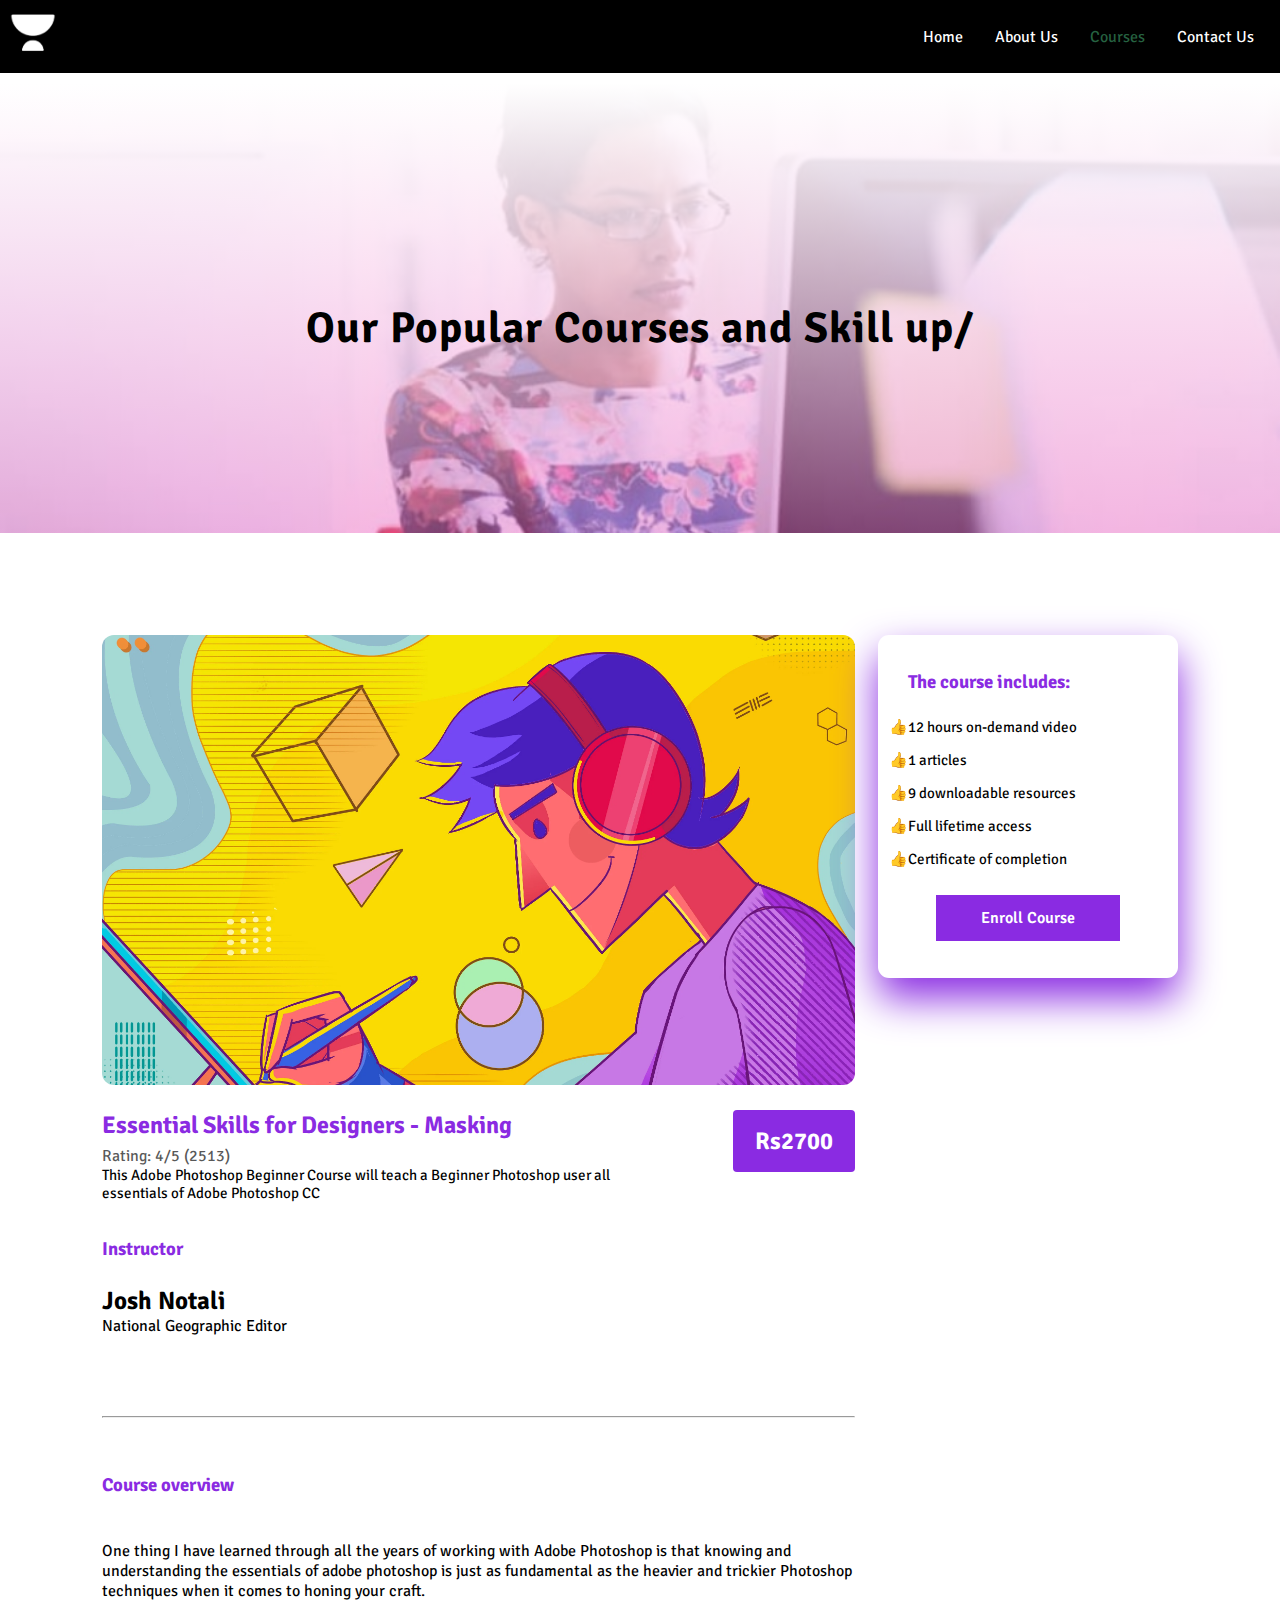
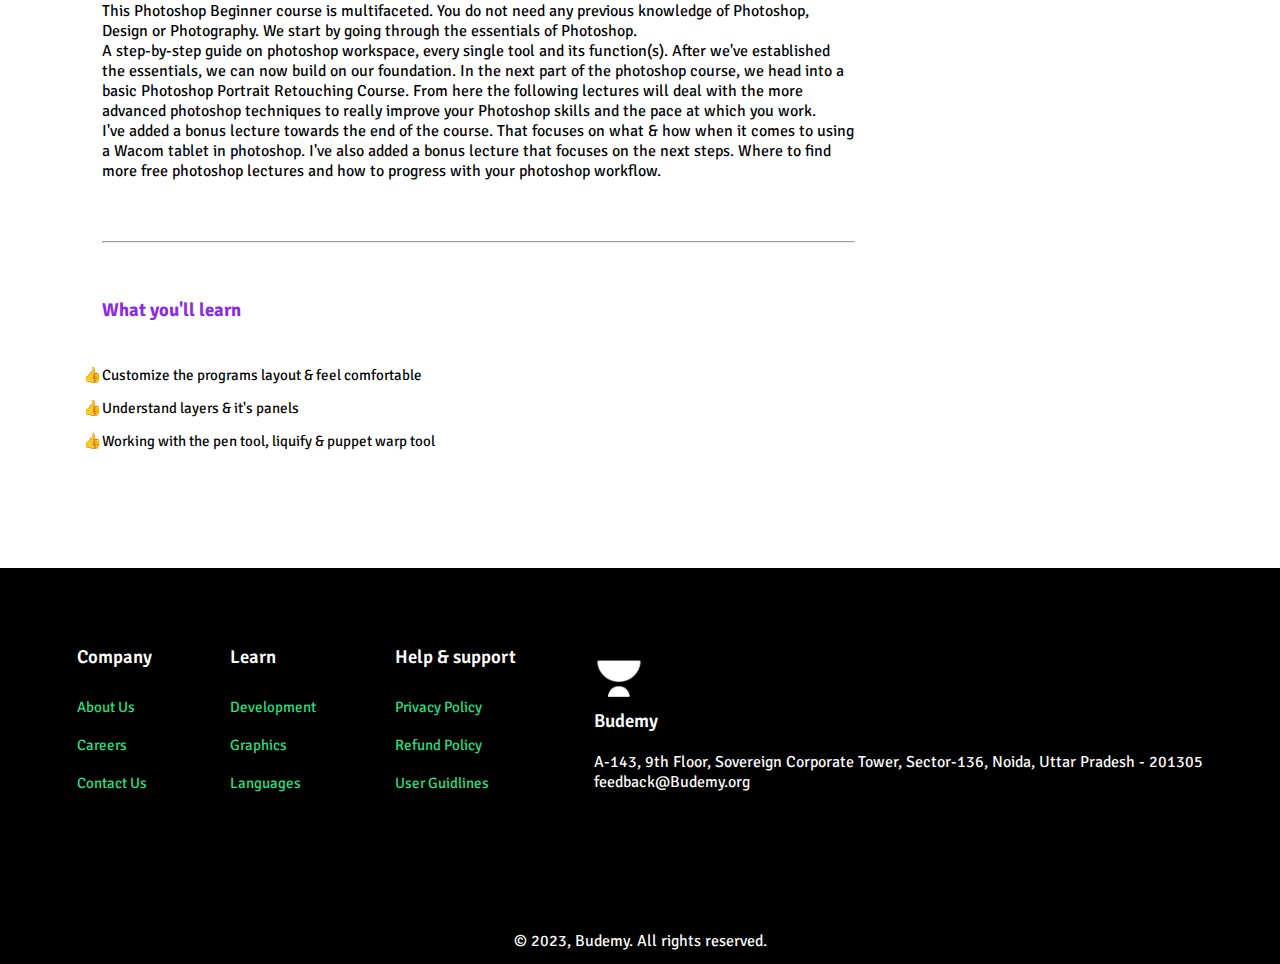
<file: courseinner3.html>
<!DOCTYPE html>
<html lang="en">
<head>
    <meta charset="UTF-8">
    <meta http-equiv="X-UA-Compatible" content="IE=edge">
    <meta name="viewport" content="width=device-width, initial-scale=1.0">
    <title>Budemy-India's Largest learning platform</title>
    <link rel="stylesheet" href="style.css">
    
    
</head>
<body>
    <div>
        <nav class="navbar">
            
            <div class="brand-title"><img src="5.png" alt="" width="50px"></div>
        <a href="#" class="toggle-button">
          <span class="bar"></span>
          <span class="bar"></span>
          <span class="bar"></span>
        </a>


            <div class="navbar-links">
                <ul>
                    
                    <li><a  href="index.html">Home</a></li>
                    <li><a href="about.html">About Us</a></li>
                    <li><a  class="active" href="course.html">Courses</a></li>
                    <li><a href="contact.html">Contact Us</a></li>
                </ul>
                
            </div>
        </nav>
    </div>
        <section id="coursehome">
            <h2>Our Popular Courses and Skill up/</h2>
        </section>
        <section id="courseinner">
            <div class="overview">
                
                <img class="courseimg" src="1.webp" alt=""> 
                <div class="coursehead">
                    <div class="cname">
                        <h2>Essential Skills for Designers - Masking</h2>
                        <span>Rating: 4/5 (2513)</span>
                        <p>This Adobe Photoshop Beginner Course will teach a Beginner Photoshop user all essentials of Adobe Photoshop CC</p>
                    </div>
                    <span class="price"> Rs2700</span>
                </div>
                <h3>Instructor</h3>
                <div class="tutor">
                    <div class="tutdetail">
                        <h5>Josh Notali</h5>
                        <p>National Geographic Editor</p>
                    </div>
                </div>
                <br> <br>
                <hr> <br>
                <h3>Course overview</h3> <br> 
                <p>One thing I have learned through all the years of working with Adobe Photoshop is that knowing and understanding the essentials of adobe photoshop is just as fundamental as the heavier and trickier Photoshop techniques when it comes to honing your craft. <br>

                    This Photoshop Beginner course is multifaceted. You do not need any previous knowledge of Photoshop, Design or Photography. We start by going through the essentials of Photoshop. <br>
                    
                    A step-by-step guide on photoshop workspace, every single tool and its function(s). After we've established the essentials, we can now build on our foundation. In the next part of the photoshop course, we head into a basic Photoshop Portrait Retouching Course. From here the following lectures will deal with the more advanced photoshop techniques to really improve your Photoshop skills and the pace at which you work. <br>
                    
                    I've added a bonus lecture towards the end of the course. That focuses on what & how when it comes to using a Wacom tablet in photoshop. I've also added a bonus lecture that focuses on the next steps. Where to find more free photoshop lectures and how to progress with your photoshop workflow. <br> </p> <br> <hr> <br>
                    <h3>What you'll learn</h3> <br>
                    <div class="learn">
                        <li >Customize the programs layout & feel comfortable</li>
                        <li>Understand layers & it's panels</li>
                        <li>Working with the pen tool, liquify & puppet warp tool</li>
                        
                    </div>
            </div>
            <div class="enroll">
                <h3>The course includes:</h3>
                <li>12 hours on-demand video</li>
                <li>1 articles</li>
                <li>9 downloadable resources</li>
                <li>Full lifetime access</li>
                <li>Certificate of completion</li>
                <div class="enrollbtn">
                    <a href="#" class="blue">Enroll Course</a>
                </div>
            </div>
        </section>
        
        
        <footer>
            <div class="fottable">
                <h3>Company</h3>
                <li>About Us</li>
                <li>Careers</li>
                <li>Contact Us</li>
            </div>
            <div class="fottable">
                <h3>Learn</h3>
                <li>Development</li>
                <li>Graphics</li>
                <li>Languages</li>
            </div>
            <div class="fottable">
                <h3>Help & support</h3>
                <li>Privacy Policy</li>
                <li>Refund Policy</li>
                <li>User Guidlines</li>
            </div>
            <div class="fottable">
                <img src="5.png" alt="" width="50px"><h3> Budemy</h3>
                <p>A-143, 9th Floor, Sovereign Corporate Tower,
                    Sector-136, Noida, Uttar Pradesh - 201305</p>
                    <p>feedback@Budemy.org</p>
            </div>
            
        </footer>
        <div class="copyright"><p>© 2023, Budemy. All rights reserved.
        </p></div>
        <script>
           const toggleButton = document.getElementsByClassName('toggle-button')[0]
const navbarLinks = document.getElementsByClassName('navbar-links')[0]

toggleButton.addEventListener('click', () => {
  navbarLinks.classList.toggle('active')
})

        </script>
</body>
</html>
</file>
<file: style.css>
@import url('https://fonts.googleapis.com/css2?family=Signika+Negative:wght@600&display=swap');

* {
    margin: 0;
    padding: 0;
    box-sizing: border-box;
}

body {
    font-family: 'Signika Negative', sans-serif;
}

h1 {
    font-size: 2.2rem;
    font-weight: 600;
    color: blueviolet;
}

span {
    font-size: 1rem;
    color: rgb(88, 88, 88);
    display: block;
}

h6 {
    font-size: 1rem;
    color: blue;
}

/* nav{
    position: fixed;
    width: 100%;
    background-color: white;
    display: flex;
    flex-direction: row;
    justify-content: space-between;
    padding: 1vw 8vw;
    align-items: center;
    box-shadow: 2px 2px 10px rgba(118, 36, 195, 0.808);
    z-index: 999;
    margin-top: 0;
    /* margin-bottom: 2px; 
}

nav img{
    width: 100px;
    cursor: pointer;
}
nav .navi {
    display: flex;
}
#menu-btn{
    width: 30px;
    height: 30px;
    display: none;
}
#menu-btn2{
    display: none;
    width: 30px;
    height: 30px;
}
nav .navi ul{
    display: flex;
    justify-content: flex-end;
    align-items: center;
}
nav .navi ul li{
    list-style: none;
    margin-left: 20px;
    margin-top: 20px;
    
}
nav .navi ul li a{
    text-decoration: none;
    color: rgba(118, 36, 195, 0.808);
    font-size: 18px;
    font-weight: 400;
    transition: 0.3s;
}
nav .navi ul li a:hover{
    color: black;
} */
.navbar {
    display: flex;
    position: relative;
    justify-content: space-between;
    align-items: center;
    background-color: black;
    color: white;
    width: 100vw;
    z-index: 999;
}

.brand-title {
    font-size: 1.5rem;
    margin: .5rem;
}

.navbar-links {
    height: 100%;
}

.navbar-links ul {
    display: flex;
    margin: 10px;
    padding: 0;
}

.navbar-links li {
    list-style: none;
}

.navbar-links li a {
    display: block;
    text-decoration: none;
    color: white;
    padding: 1rem;
}

.navbar-links li a.active,
.navbar-links li a:hover {
    color: rgb(38, 98, 65);
}

.navbar-links li:hover {
    background-color: white;
}

.toggle-button {
    position: absolute;
    top: .75rem;
    right: 1rem;
    display: none;
    flex-direction: column;
    justify-content: space-between;
    width: 30px;
    height: 21px;
}

.toggle-button .bar {
    height: 3px;
    width: 100%;
    background-color: white;
    border-radius: 10px;
}

#home {
    margin-top: 7px;
    background-image: url("2.png");
    width: 100%;
    height: 100vh;
    background-size: cover;
    background-position: center;
    display: flex;
    flex-direction: column;
    justify-content: center;
    align-items: center;
    text-align: center;
    padding-top: 40px;
}

#home h2 {
    color: black;
    font-size: 3rem;
    letter-spacing: 1px;
}

#home p {
    width: 50%;
    color: rgb(66, 22, 107);
    font-size: 1.5rem;
    line-height: 25px;
    margin-bottom: 30px;
}

#home .btn {
    /* margin-top: 100px; */
}

#home a {
    text-decoration: none;
    font-size: 1.25rem;
    padding: 13px 20px;
    background-color: white;
    font-weight: 500;
    border-radius: 5px;
}

#home .btn a.grey {
    color: white;
    background-color: grey;
    transition: 0.3s ease;
}

#home .btn a.grey:hover {
    color: grey;
    background-color: white;
}

#home .btn a.blue {
    color: white;
    background-color: blueviolet;
    transition: 0.3s ease;
}

#home .btn a.blue:hover {
    color: blueviolet;
    background-color: white;
}

#feature {
    padding: 5vw 8vw 0 8vw;
    text-align: center;
}

#feature .fea .fea-box {
    background: white;
    text-align: start;
}

#feature .fea .fea-box h3 {
    font-size: 1.6rem;
    font-weight: 600;
    color: rgb(44, 43, 43);
    padding: 13px 0 7px 0;

}

#feature .fea .fea-box p {
    font-size: 1.2rem;
    font-weight: 600;
    color: rgb(31, 30, 30);
}

#feature .fea-box img {
    /* width: 380px; */
}

#feature .fea {
    display: grid;
    grid-template-columns: repeat(auto-fit, minmax(320px, 1fr));
    grid-gap: 1rem;
    margin-top: 20px;
}

#course {
    padding: 8vw 8vw 8vw 8vw;
    text-align: center;
}

#course .courses {
    text-align: start;
    background-color: azure;
    height: 100%;
    position: relative;
}

#course .courses img {
    width: 100%;
    height: 60%;
    background-size: cover;
    background-position: center;
}

#course .corse-box {
    display: grid;
    grid-template-columns: repeat(auto-fit, minmax(320px, 1fr));
    grid-gap: 1rem;
    margin-top: 20px;
}

#course .courses .details {
    padding: 15px 15px 0;

}

#course .courses .cost {
    background-color: blueviolet;
    color: white;
    line-height: 70px;
    width: 70px;
    height: 70px;
    text-align: center;
    border-radius: 50%;
    position: absolute;
    right: 15px;
    bottom: 100px;
}

#regist {
    padding: 6vw 8vw 8vw 8vw;
    background-image: url(9.jpg);
    width: 100%;
    height: 100%;
    background-size: cover;
    background-position: center;
    /* display: flex;
    justify-content: space-between;
    align-items: center; */
    display: grid;
    grid-template-columns: repeat(auto-fit, minmax(320px, 1fr));
    grid-gap: 1rem;
    margin-top: 20px;
}

#regist .remainder {
    color: rgb(249, 248, 248);
}

#regist .remainder h1 {
    color: rgb(12, 12, 12);
}

#regist .remainder .time {
    display: flex;
    margin-top: 40px;
}

#regist .remainder .time .date {
    text-align: center;
    padding: 13px 13px;
    background: rgba(255, 255, 255, 0.25);
    backdrop-filter: blur(4px);
    box-shadow: 0 8px 32px 0 rgba(31, 38, 135, 0.37);
    border-radius: 5px;
    margin: 0 5px 10px 5px;
    border: 2px solid rgba(255, 255, 255, 0.25);
    font-size: 1.2rem;
    font-weight: 600;
}

#regist .forms {
    background-color: white;
    border-radius: 8px;
    display: flex;
    flex-direction: column;
    padding: 60px;
    box-shadow: 0 8px 32px 0 rgba(31, 38, 135, 0.37);

}

#regist .forms input {
    margin: 15px 0;
    padding: 15px 10px;
    border: 1px solid blueviolet;
}

#regist .forms input::placeholder {
    color: black;
    font-weight: 500;
    font-size: 1rem;
}

#regist .btn {
    margin-top: 5px;
}

#regist a {
    text-decoration: none;
    font-size: 1.25rem;
    padding: 13px 20px;
    background-color: white;
    font-weight: 500;
    border-radius: 5px;
    margin-top: 15px;
}

#regist .btn a.grey {
    color: white;
    background-color: grey;
    transition: 0.3s ease;
}

#regist .btn a.grey:hover {
    color: grey;
    background-color: white;
}

#regist .btn a.blue {
    color: white;
    background-color: blueviolet;
    transition: 0.3s ease;
}

#regist .btn a.blue:hover {
    color: blueviolet;
    background-color: white;
}

footer {
    padding: 6vw;
    background-color: black;
    display: flex;
    justify-content: space-between;
    align-items: center;
    flex-wrap: wrap;
}

footer .fottable {
    padding-bottom: 40px;

}

footer h3 {
    color: white;
    font-weight: 600;
    padding-bottom: 20px;

}

footer li {
    list-style: none;
    color: rgb(43, 226, 131);
    padding: 10px 0;
    font-size: 15px;
    cursor: pointer;
    transition: 0.3s;
}

footer li:hover {
    color: white;
}

footer p {
    color: white;

}

.copyright {
    padding: 1vw;
    background-color: black;
    color: white;
    display: flex;
    justify-content: center;
    align-items: center;
    flex-wrap: wrap;
}

#abouthome {
    margin-top: 7px;
    background-image: linear-gradient(white, rgba(196, 43, 243, 0.5)), url("12.jpg");
    width: 100%;
    height: 60vh;
    background-size: cover;
    background-position: center;
    display: flex;
    flex-direction: column;
    justify-content: center;
    align-items: center;
    text-align: center;
    padding-top: 40px;
    margin-top: 10px;
}

#abouthome h2 {
    color: black;
    font-size: 2.7rem;
    font-weight: 700;
    letter-spacing: 1px;
}

#aboutcontact {
    margin-top: 7px;
    background-image: linear-gradient(white, rgba(242, 246, 6, 0.5)), url("5.jpeg");
    width: 100%;
    height: 50vh;
    background-size: cover;
    background-position: center;
    display: flex;
    flex-direction: column;
    justify-content: center;
    align-items: center;
    text-align: center;
    padding-top: 40px;
    margin-top: 10px;
}

#aboutcontact h2 {
    color: black;
    font-size: 2.7rem;
    font-weight: 700;
    letter-spacing: 1px;
}


#aboutcontainer {
    display: flex;
    align-items: center;
    flex-direction: row;
    padding: 8vw 8vw 2vw 8vw;
    /* flex-direction: column; */
}

#aboutcontainer.aboutimg {
    width: 40%;

}

#aboutcontainer.aboutimg img {
    width: 100%;
}

#aboutcontainer .abouttext {
    padding: 60px;
    width: 60%;
}

#aboutcontainer .abouttext h2 {
    color: blueviolet;
    padding-bottom: 15px;
}

#aboutcontainer .abouttext p {
    color: grey;
    font-weight: 300;
    /* padding-bottom: 15px; */
}

#aboutcontainer .abouttext .ipo {
    padding: 5px;
    padding-left: 0;
    margin-top: 10px;
}

#aboutcontainer .abouttext .ipo h4 {
    font-size: 1.6rem;
}

#aboutcontainer .abouttext .ipo p {
    color: blueviolet;
}

#trust {
    text-align: center;
    padding: 8vw;

}

#trust .trustimage {
    margin-top: 60px;
    display: flex;
    justify-content: space-between;
    align-items: center;
}

#contact {
    padding: 8vw;
    display: flex;
    justify-content: space-between;
    align-items: flex-start;

}

#contact .getin {
    width: 350px;
}

#contact .getin h2 {
    color: blueviolet;
    font-size: 30px;
    font-weight: 800;
    line-height: .8;
    margin-bottom: 16px;
}

#contact .getin p {
    color: rgb(36, 18, 53);
    line-height: 24px;
    margin-bottom: 33px;
    padding-bottom: 25px;
    border-bottom: 1px solid silver;
}


#contact .getin h3 {
    color: blueviolet;
    font-size: 16px;
    font-weight: 600;
    line-height: 26px;
    margin-bottom: 15px;
}

#contact .getin p {
    font-size: 14px;
    margin-bottom: 15px;
    line-height: 22px;
}

#contact .getin .follow1 p {
    cursor: pointer;
}

#contact .getin .follow1 p:hover {
    color: blueviolet;
}

#contact .form {
    width: 60%;
    background: rgb(226, 234, 245);
    padding: 40px;
    border-radius: 10px;
}

#contact .form h4 {
    font-size: 24px;
    color: blueviolet;
    line-height: 30px;
    margin-bottom: 8px;

}

#contact .form p {
    color: black;
    line-height: 24px;
    margin-bottom: 33px;
    padding-bottom: 25px;

}

#contact .form .formrow {
    display: flex;
    justify-content: space-between;
    width: 100%;
}

#contact .form .formrow input {
    width: 48%;
    font-size: 14px;
    font-weight: 400;
    border-radius: 3px;
    border: none;
    background: white;
    color: blueviolet;
    outline: none;
    padding: 20px 30px;
    margin-bottom: 20px;
}

#contact .form .formcol input {
    width: 100%;
    font-size: 14px;
    font-weight: 400;
    border-radius: 3px;
    border: none;
    background: white;
    color: blueviolet;
    outline: none;
    padding: 20px 30px;
    margin-bottom: 20px;
}

#contact .form .formcol textarea {
    width: 100%;
    font-size: 14px;
    font-weight: 400;
    border-radius: 3px;
    border: none;
    background: white;
    color: blueviolet;
    outline: none;
    padding: 20px 30px;
    margin-bottom: 20px;
}

.formcol button {
    font-size: 0.9rem;
    padding: 13px;
    background: rgb(43, 226, 131);
    border-radius: 5px;
    outline: none;
    font-weight: 600;
    cursor: pointer;
    color: black;
}

#coursehome {
    /* margin-top: 7px; */
    background-image: linear-gradient(white, rgba(241, 115, 197, 0.5)), url("13.jpg");
    width: 100%;
    height: 50vh;
    background-size: cover;
    background-position: center;
    display: flex;
    flex-direction: column;
    justify-content: center;
    align-items: center;
    text-align: center;
    padding-top: 40px;
    margin-top: 10px;
}

#coursehome h2 {
    color: black;
    font-size: 2.7rem;
    font-weight: 700;
    letter-spacing: 1px;
}

#courseinner {
    display: flex;
    justify-content: space-between;
    align-items: flex-start;
    padding: 8vw;
}

#courseinner .overview {
    width: 70%;
}

#courseinner .overview .courseimg {
    width: 100%;
    height: 50vh;
    object-fit: cover;
    border-radius: 12px;
    margin-bottom: 20px;
}

#courseinner .overview .coursehead {
    display: flex;
    align-items: flex-start;
    justify-content: space-between;

}

#courseinner .overview .coursehead .cname {
    width: 70%;

}

#courseinner .overview .coursehead .cname h2 {
    color: blueviolet;
    margin-bottom: 6px;
}

#courseinner .overview .coursehead .cname p {
    font-size: 15px;

}

#courseinner .overview .coursehead span.price {
    padding: 16px 22px;
    color: white;
    font-size: 24px;
    font-weight: 700;
    background-color: blueviolet;
    border-radius: 4px;
}

#courseinner .learn li {
    font-size: 15px;
    padding-bottom: 15px;

}

#courseinner .learn li {
    list-style-type: "\1F44D";
}

#courseinner .enroll li {
    list-style-type: "\1F44D";
}

#courseinner .tutor {
    display: flex;
}

#courseinner .tutor .tutdetail h5 {
    font-size: 25px;
    font-weight: 700;
}

#courseinner h3 {
    padding: 35px 0 25px 0;
    color: blueviolet;
}

#courseinner hr {
    height: 1px;
    background: rgb(43, 226, 131);
    margin-top: 40px;
}

#courseinner .enroll {
    width: 300px;
    padding: 0 30px 30px 30px;
    border-radius: 11px;
    box-shadow: 0px 20px 40px 0 blueviolet;

}

#courseinner .enroll h3 {
    padding-bottom: 10px;

}

#courseinner .enroll li {
    font-size: 15px;
    margin: 15px 0;
    list-style-type: "\1F44D";
}

#courseinner .enroll .enrollbtn {
    padding: 25px 0 20px 0;
    margin: auto;
    text-align: center;
}

#courseinner .enroll .enrollbtn a {
    text-decoration: none;
    font-size: 1rem;
    padding: 13px 45px;
    font-weight: 600;
    color: white;
    background-color: blueviolet;
}

.open-button {
    background-color: blueviolet;
    font-size: 1.5rem;
    font-weight: 500;
    color: white;
    padding: 16px 20px;
    border: none;
    cursor: pointer;
    opacity: 0.8;
    position: fixed;
    bottom: 23px;
    right: 28px;
    width: 280px;
}


.form-popup {
    display: none;
    position: fixed;
    bottom: 0;
    right: 15px;
    border: 3px solid #f1f1f1;
    z-index: 9;
}


.form-container {
    max-width: 300px;
    padding: 10px;
    background-color: white;
}

.form-container input[type=text],
.form-container input[type=password] {
    width: 100%;
    padding: 15px;
    margin: 5px 0 22px 0;
    border: none;
    background: #f1f1f1;
}

.form-container input[type=text]:focus,
.form-container input[type=password]:focus {
    background-color: #ddd;
    outline: none;
}


.form-container .btn {
    background-color: #04AA6D;
    color: white;
    padding: 16px 20px;
    border: none;
    cursor: pointer;
    width: 100%;
    margin-bottom: 10px;
    opacity: 0.8;
}

.form-container .cancel {
    background-color: blueviolet;
}


.form-container .btn:hover,
.open-button:hover {
    opacity: 1;
}


@media(max-width:821px) {
    /* nav{
        padding: 15px 20px;
    }
    nav img{
        width: 130px;
    }
    #menu-btn{
        display: initial;

    }
    #menu-btn2{
        display: initial;
        font-size: 1.6rem;
        /* color: white; */
    /* padding: 30px 0 20px 20px; 
    }
    nav .navi ul{
        position: absolute;
        top: 0;
        right: -220px;
        width: 220px;
        height: 100vh;
        background: blueviolet;
        /* backdrop-filter: blur(4.5px); 
        border: 1px solid blueviolet;
        display: flex;
        flex-direction: column;
        justify-content: flex-start;
        align-items: flex-start;
    }
    nav .navi ul:active{
        right: 0;
    }
    nav .navi ul li{
        padding: 20px 0 20px 40px;
        margin-left: 0;
    }
    nav .navi ul li a{
        color: white;
    } */

    .navbar {
        flex-direction: column;
        align-items: flex-start;
    }

    .toggle-button {
        display: flex;
    }

    .navbar-links {
        display: none;
        width: 100%;
    }

    .navbar-links ul {
        width: 100%;
        flex-direction: column;
    }

    .navbar-links ul li {
        text-align: center;
    }

    .navbar-links ul li a {
        padding: .5rem 1rem;
    }

    .navbar-links.active {
        display: flex;
    }

    #aboutcontainer {
        display: flex;
        flex-direction: column;
        align-items: center;
        padding: 8vw 4vw 2vw 4vw;
    }

    #aboutcontainer .aboutimg {
        padding-right: 30px;
    }

    #aboutcontainer .aboutimg img {
        width: 350px;
    }

    #aboutcontainer .abouttext {
        /* display: flex; */
        /* flex-direction: column; */
        width: 100%;
        padding: 20px;
    }

    #trust .trustimage {
        /* width: 50px; */
        margin-top: 40px;
        display: flex;
        justify-content: center;
        align-items: center;
        flex-wrap: wrap;
    }

    #trust .trustimage img {
        width: 60px;
        margin: 10px 15px;
    }

    #contact {
        padding: 8vw 4vw;

    }

    #contact .getin {
        width: 250px;
    }

    #courseinner {
        display: flex;
        flex-direction: column;
        justify-content: center;
        align-items: flex-start;
        padding: 8vw 4vw;
    }

    #courseinner .overview {
        width: 100%;
        padding-left: 10px;
    }

    #courseinner .overview .courseimg {
        width: 100%;

    }

    #courseinner .enroll {
        margin-top: 20px;

        width: 100%;


    }
}

@media(max-width: 475px) {
    h1 {
        font-size: 2rem;
    }

    #contact {
        padding: 8vw 4vw;
        flex-direction: column;
        align-content: flex-start;
        justify-content: flex-start;
    }

    #contact .getin {
        width: 100%;
        margin-bottom: 30px;
    }

    #contact .form {
        width: 100%;

        padding: 40px 30px;
        border-radius: 10px 30px;
    }

    #contact .form .formrow {
        display: flex;
        flex-direction: column;
        justify-content: flex-start;
        width: 100%;
    }

    #contact .form .formrow input {
        width: 100%;
    }

    #courseinner .overview .coursehead .cname {
        width: 60%;

    }

    #courseinner .overview .coursehead .cname h2 {
        font-size: 22px;
    }

    #courseinner .enroll {
        width: 100%;

    }
}
</file>
